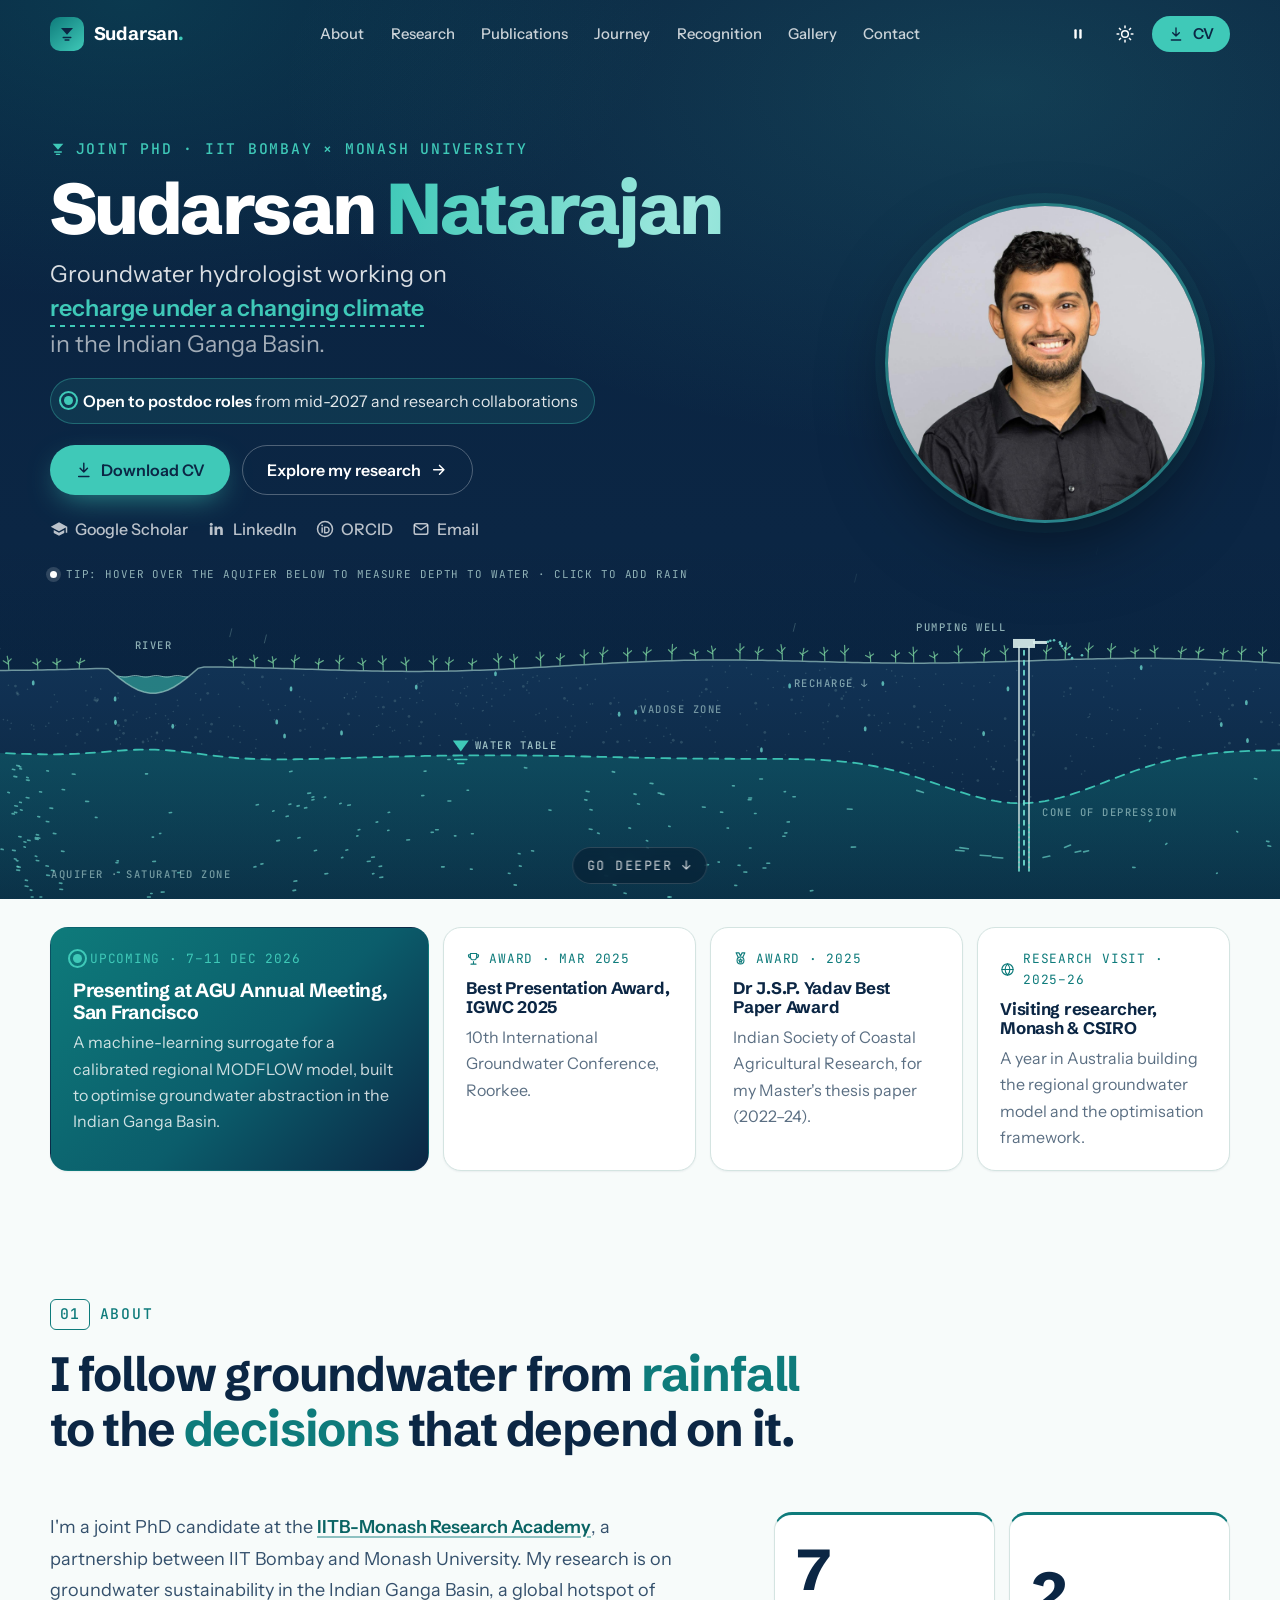
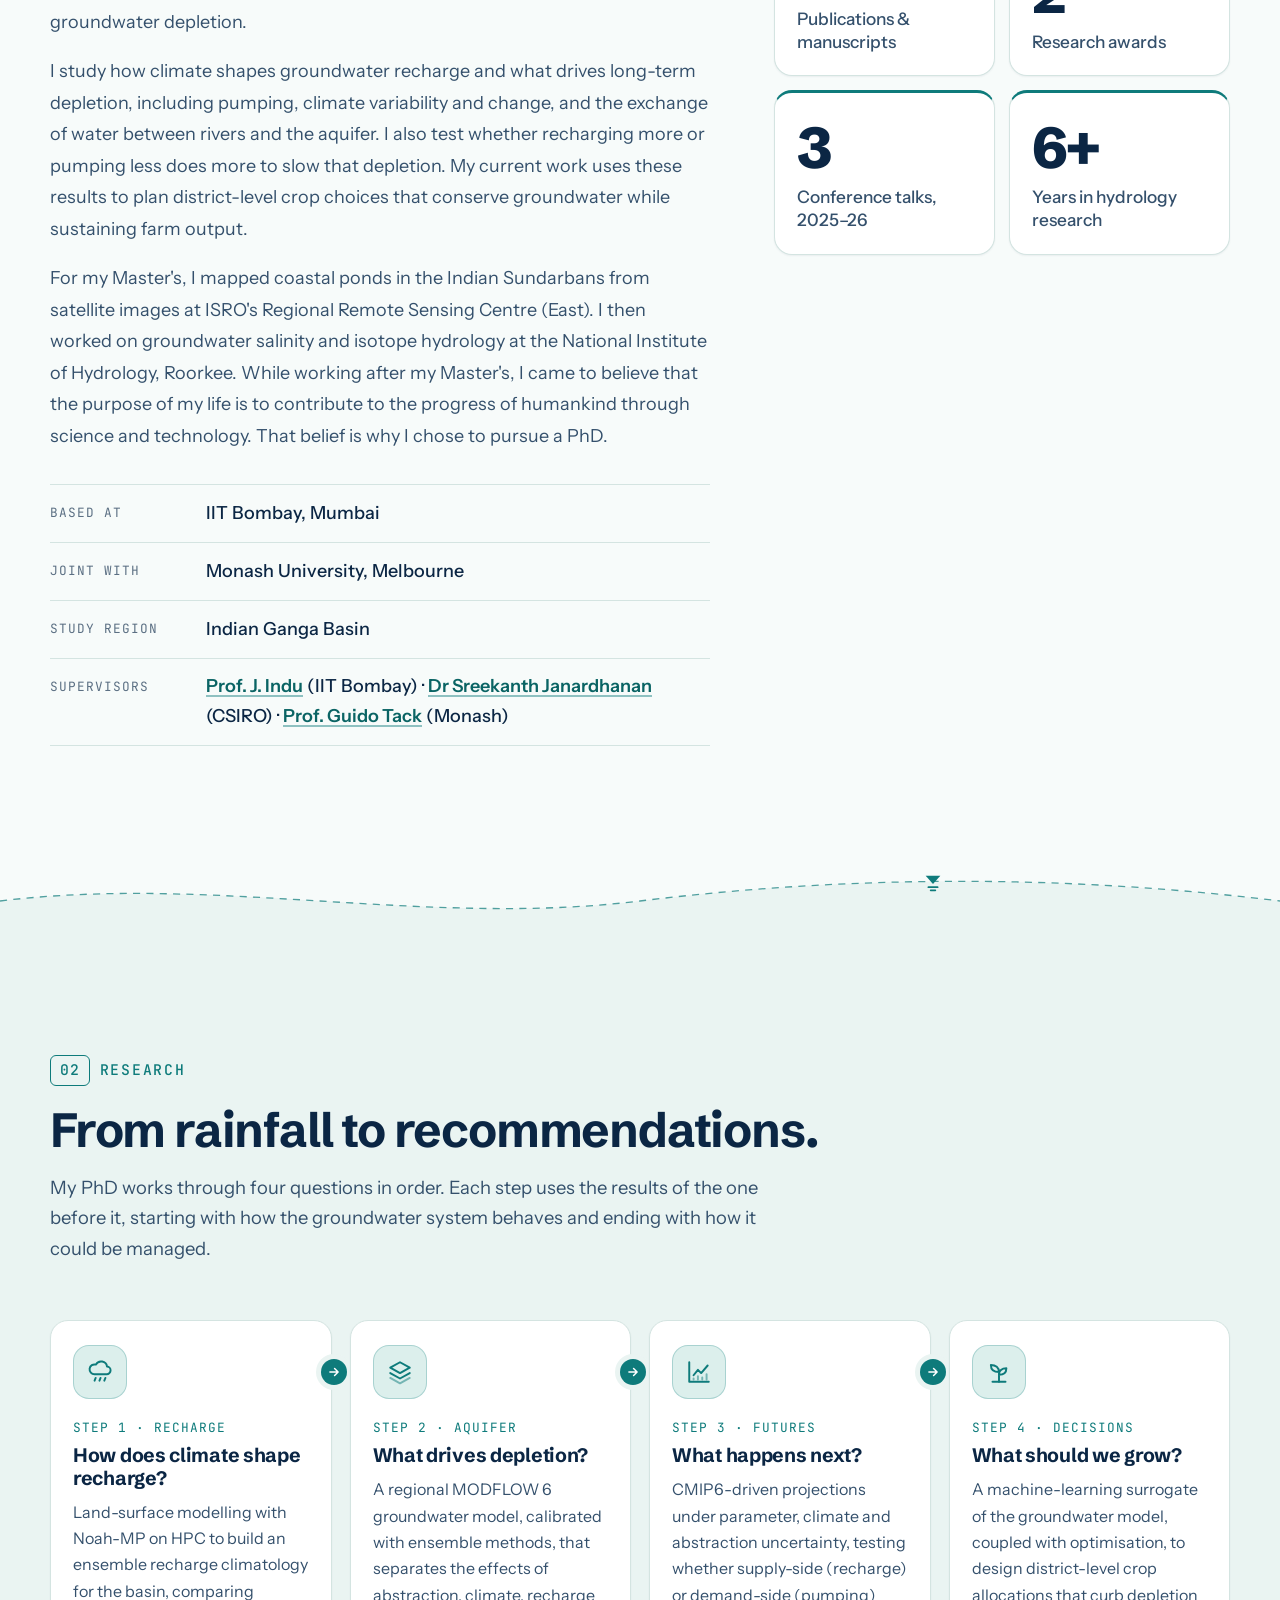
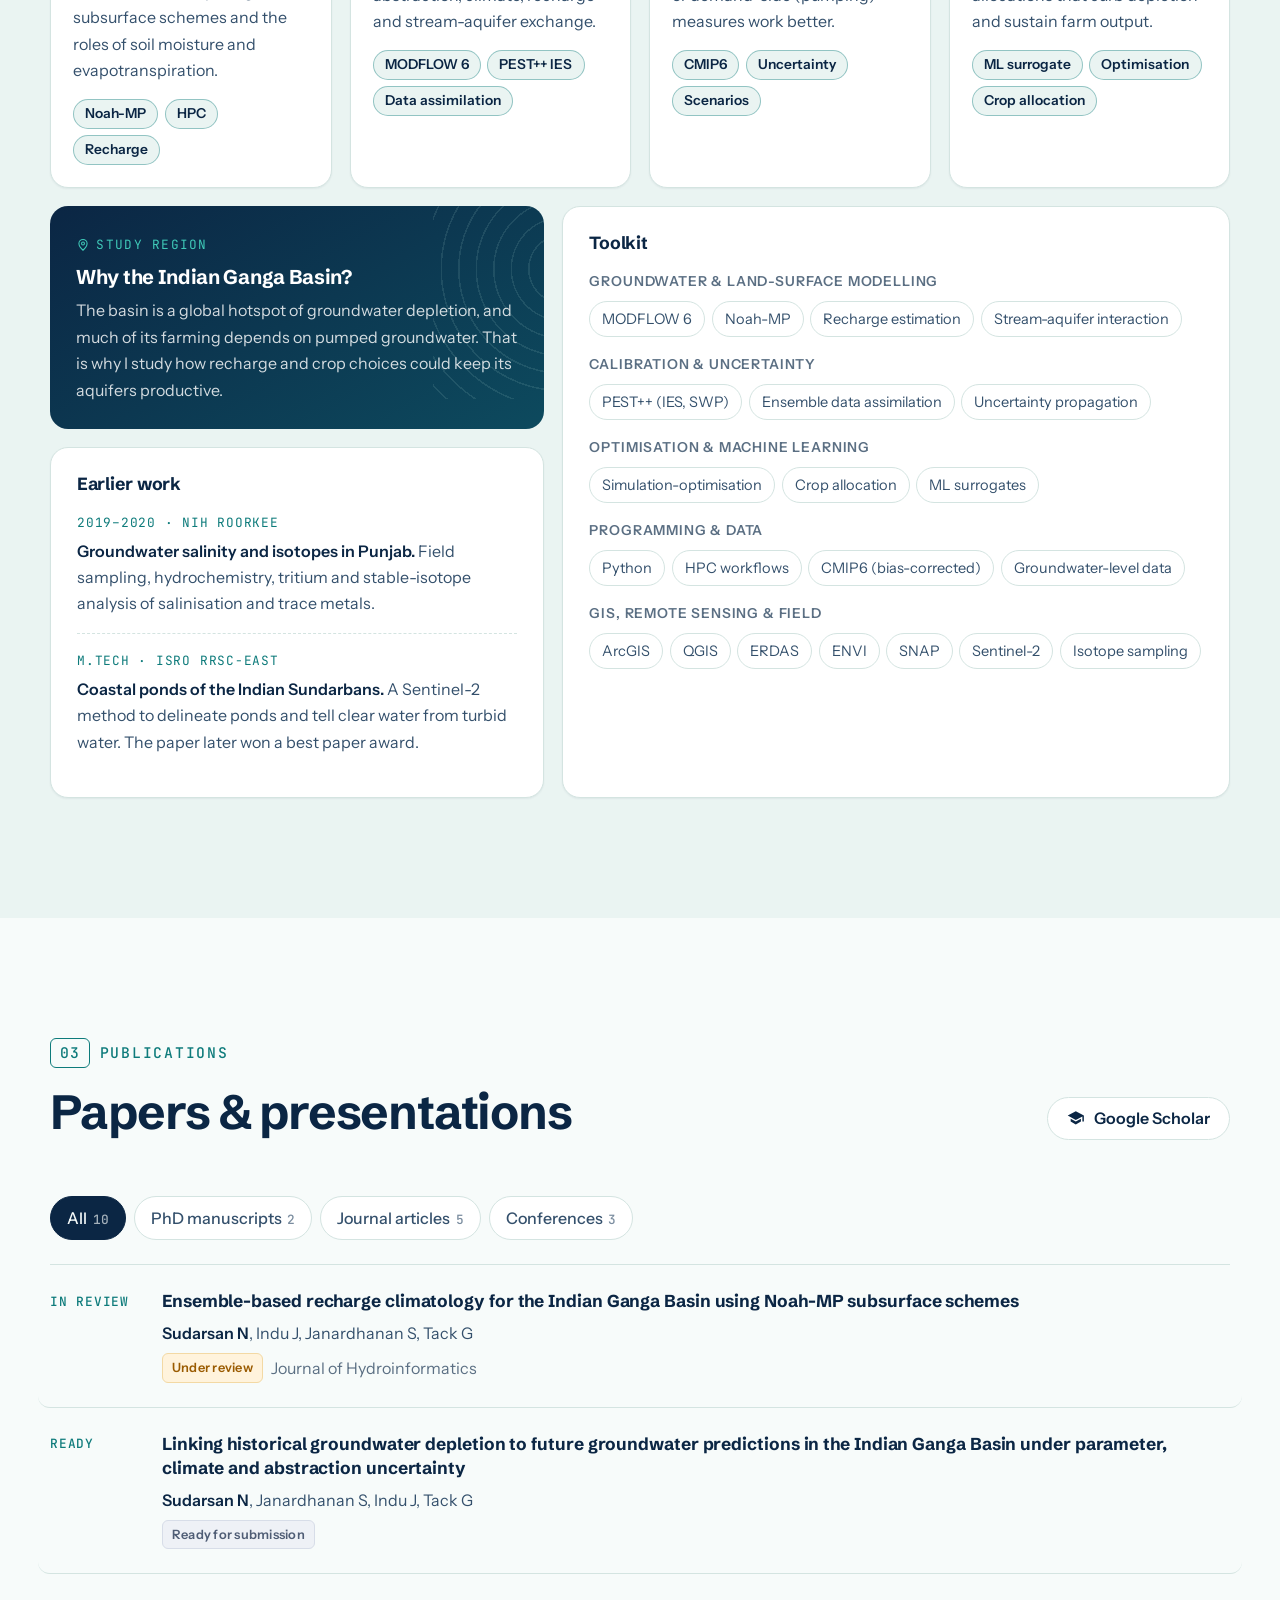
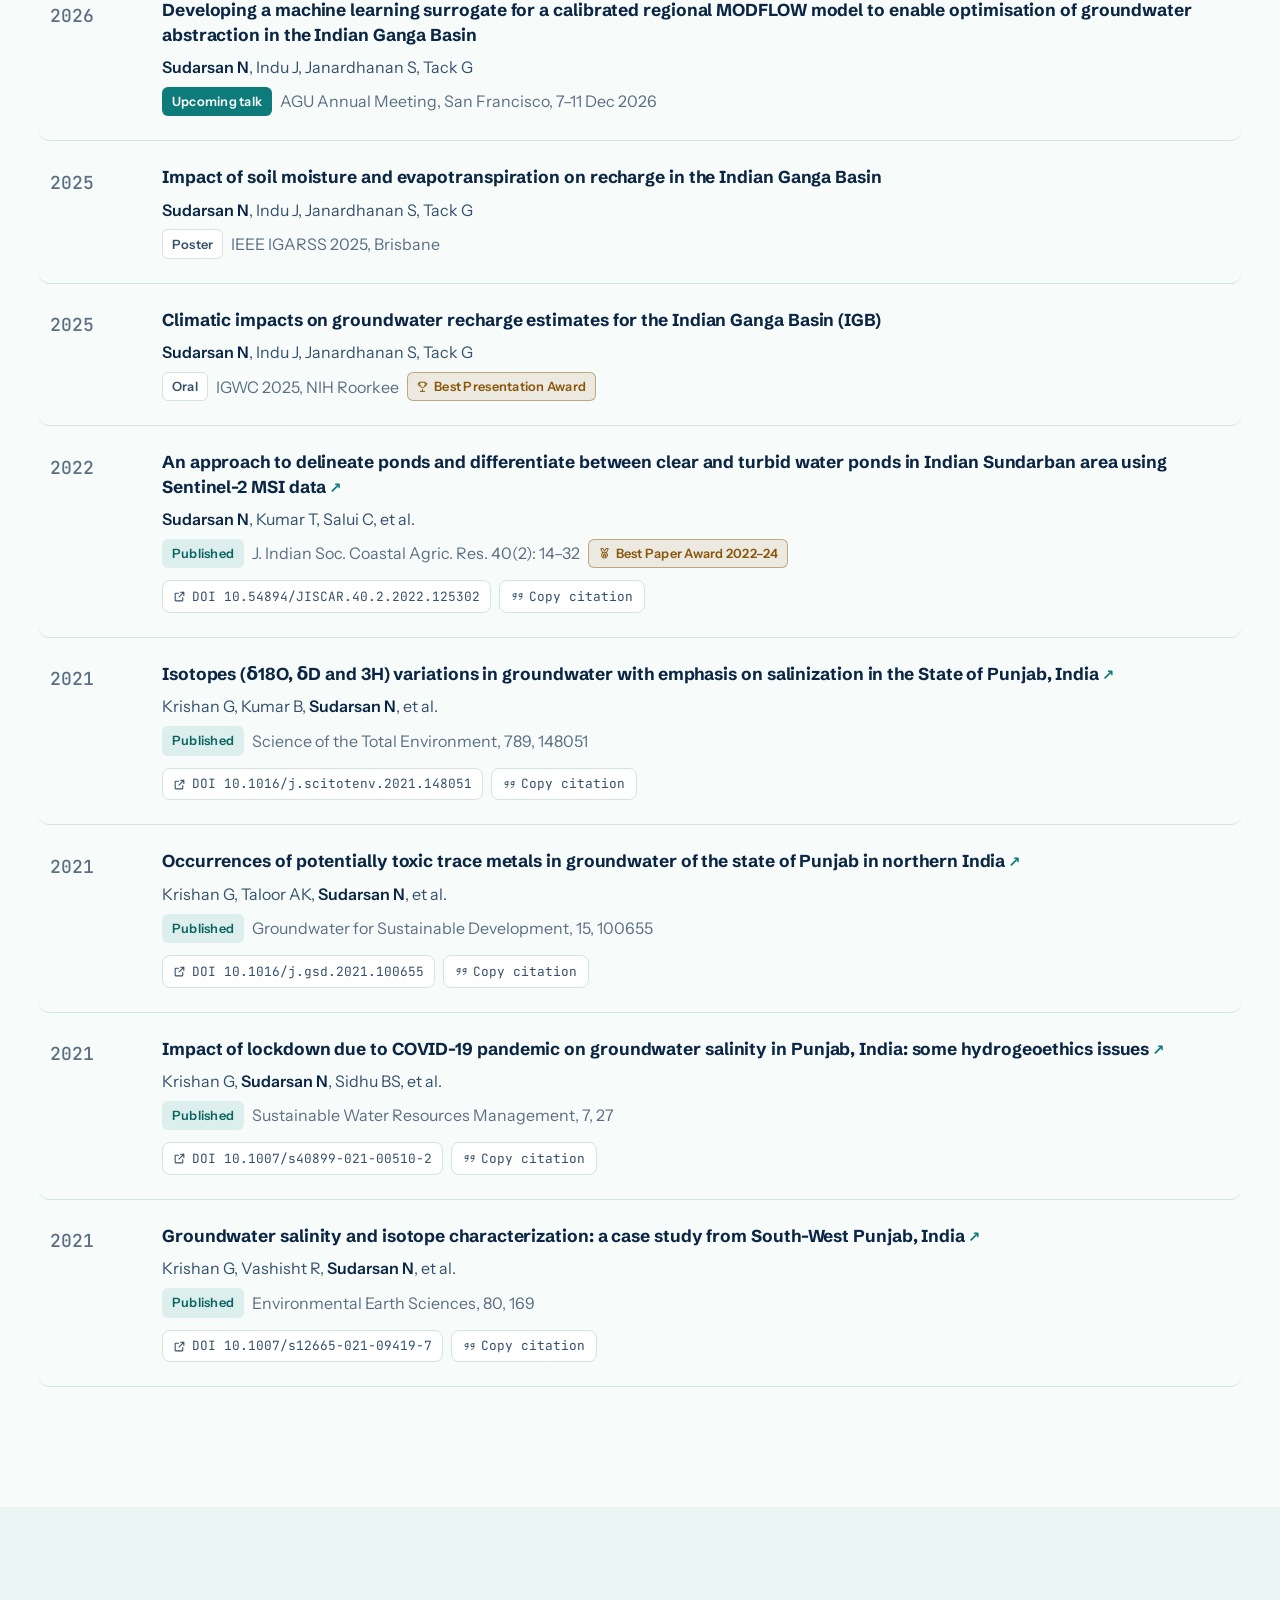
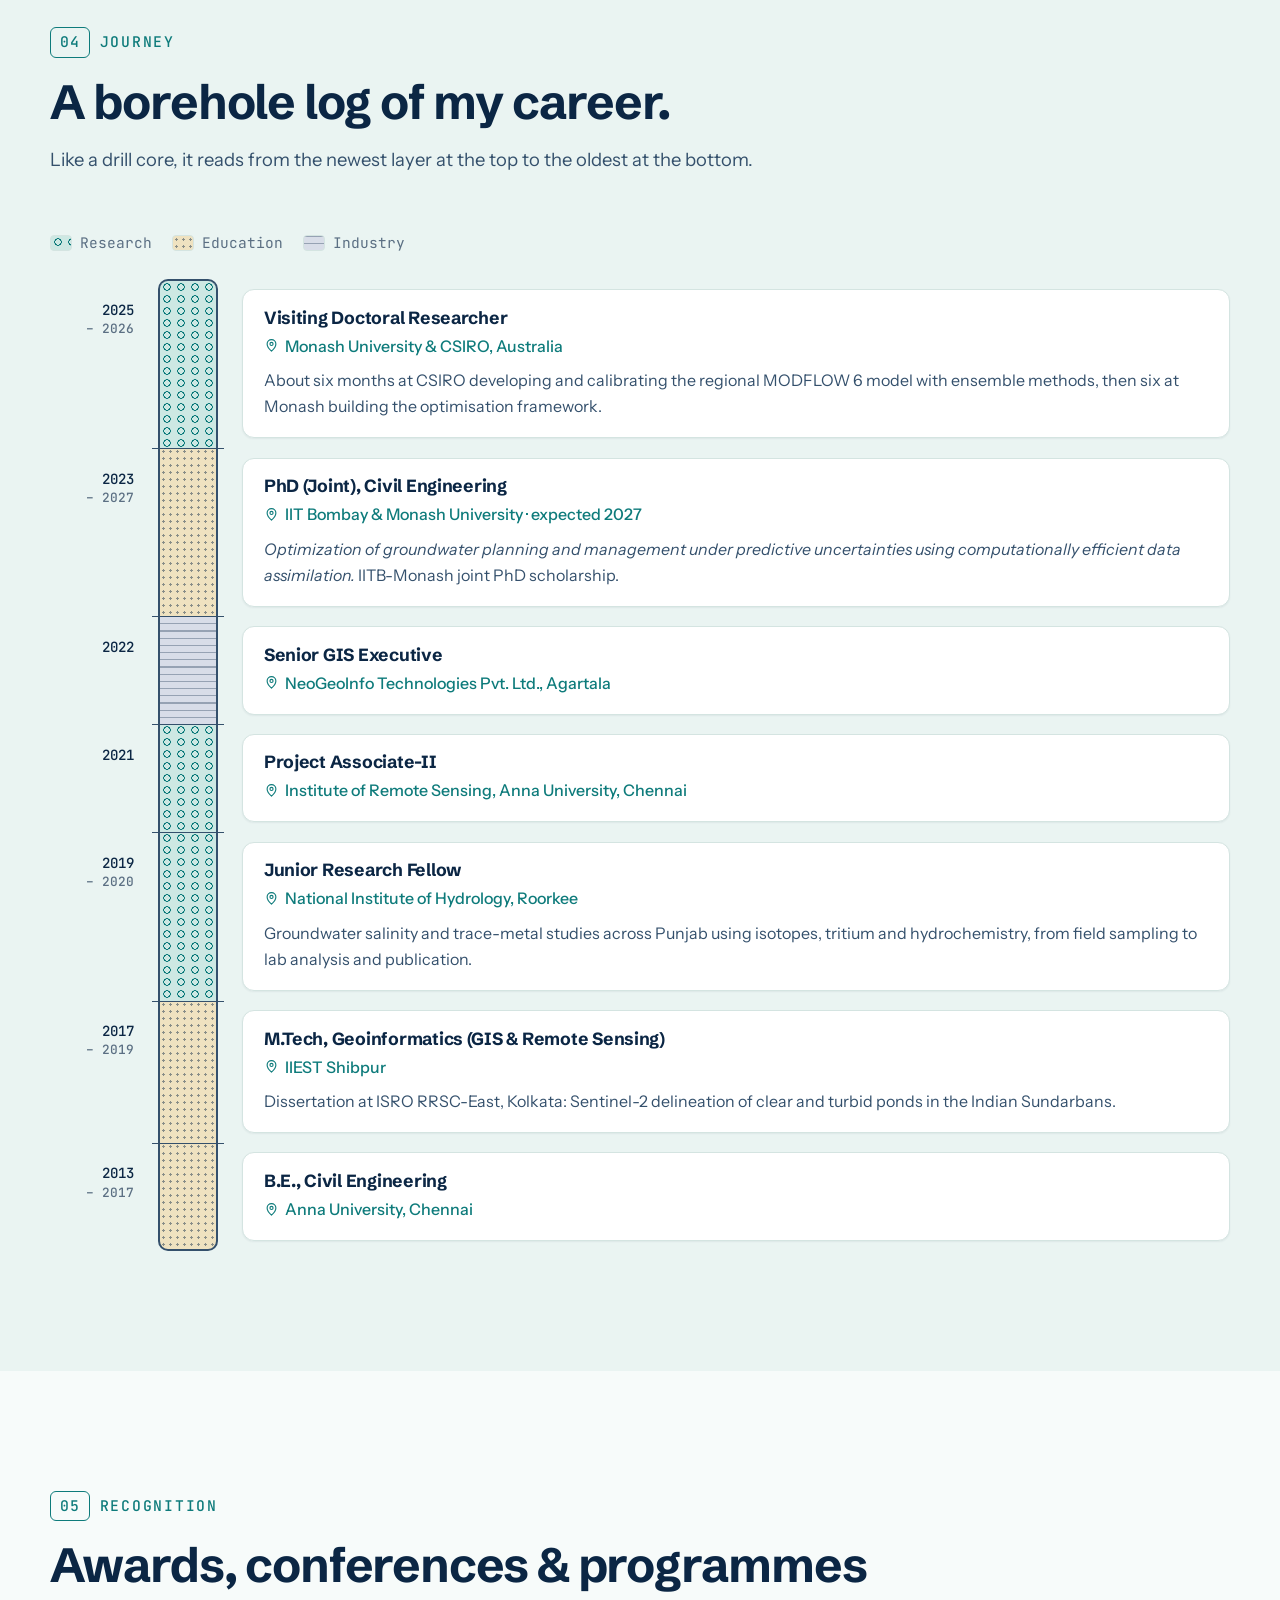
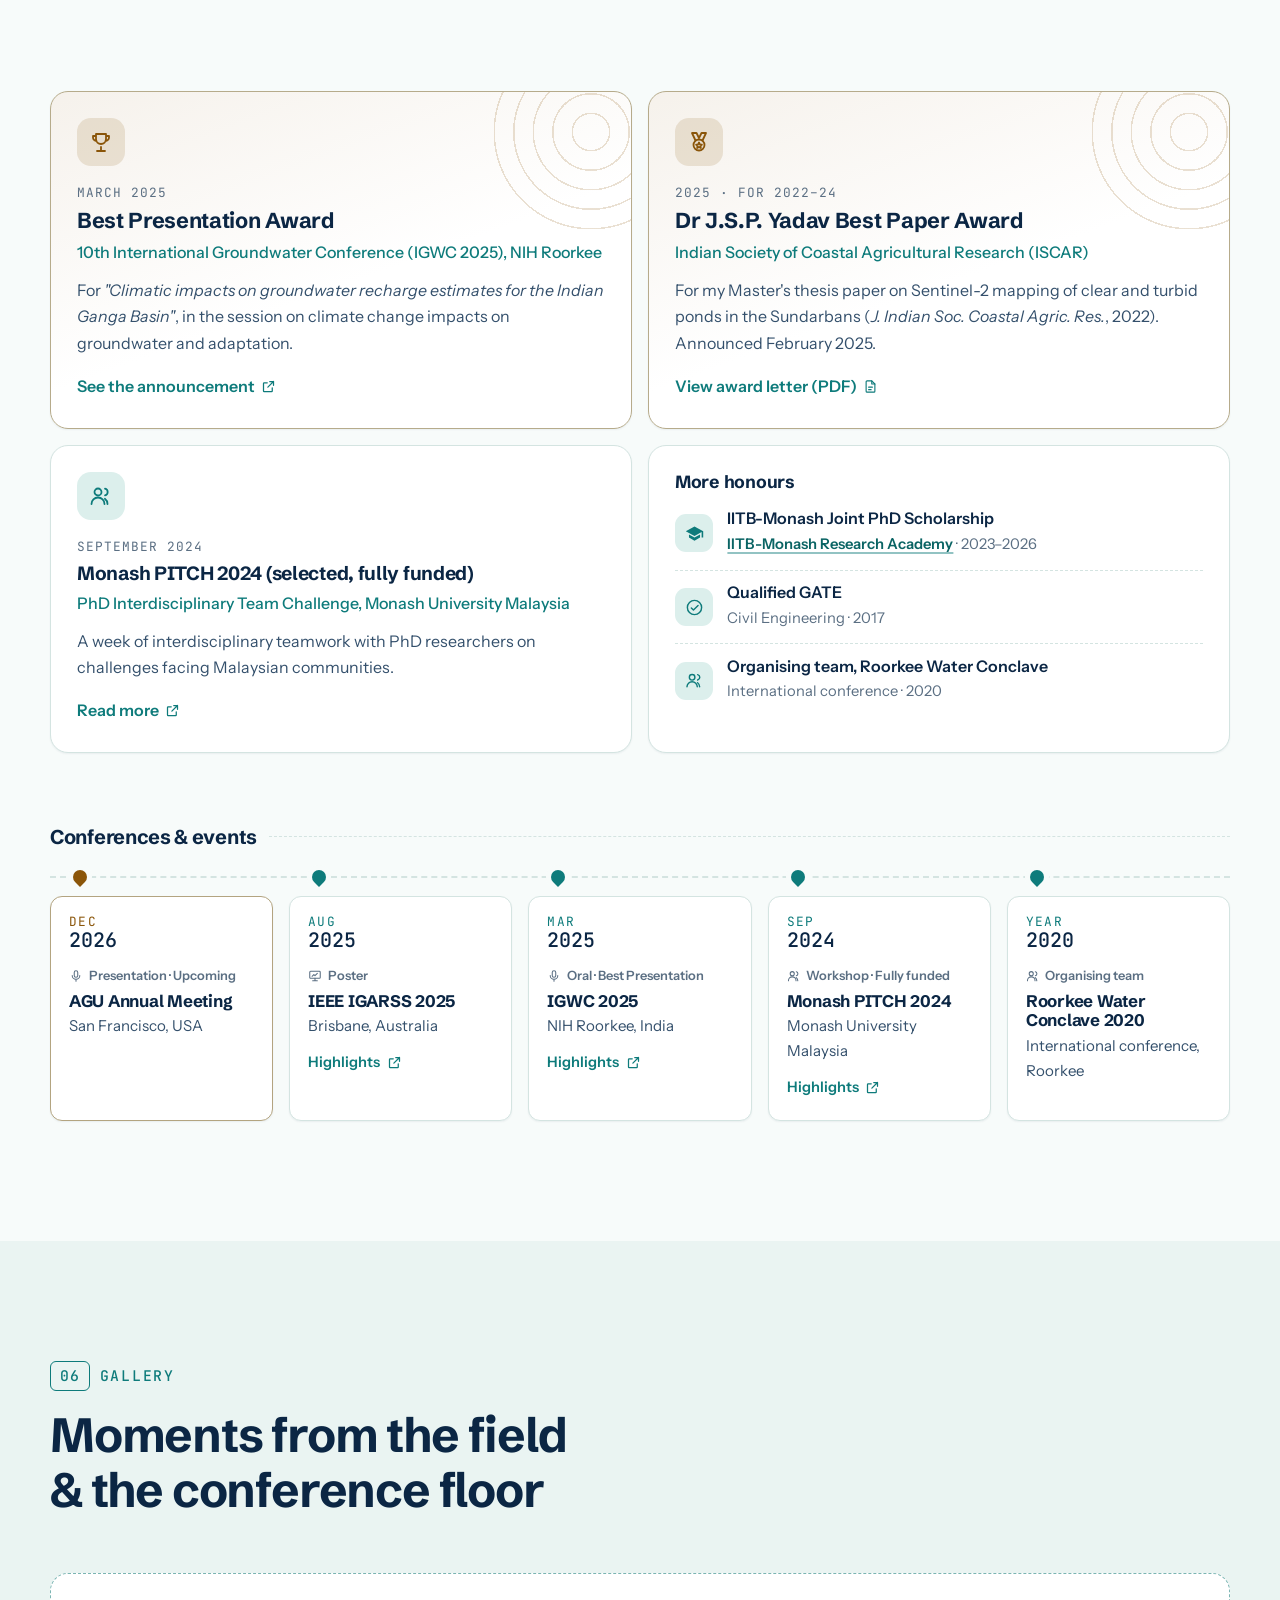
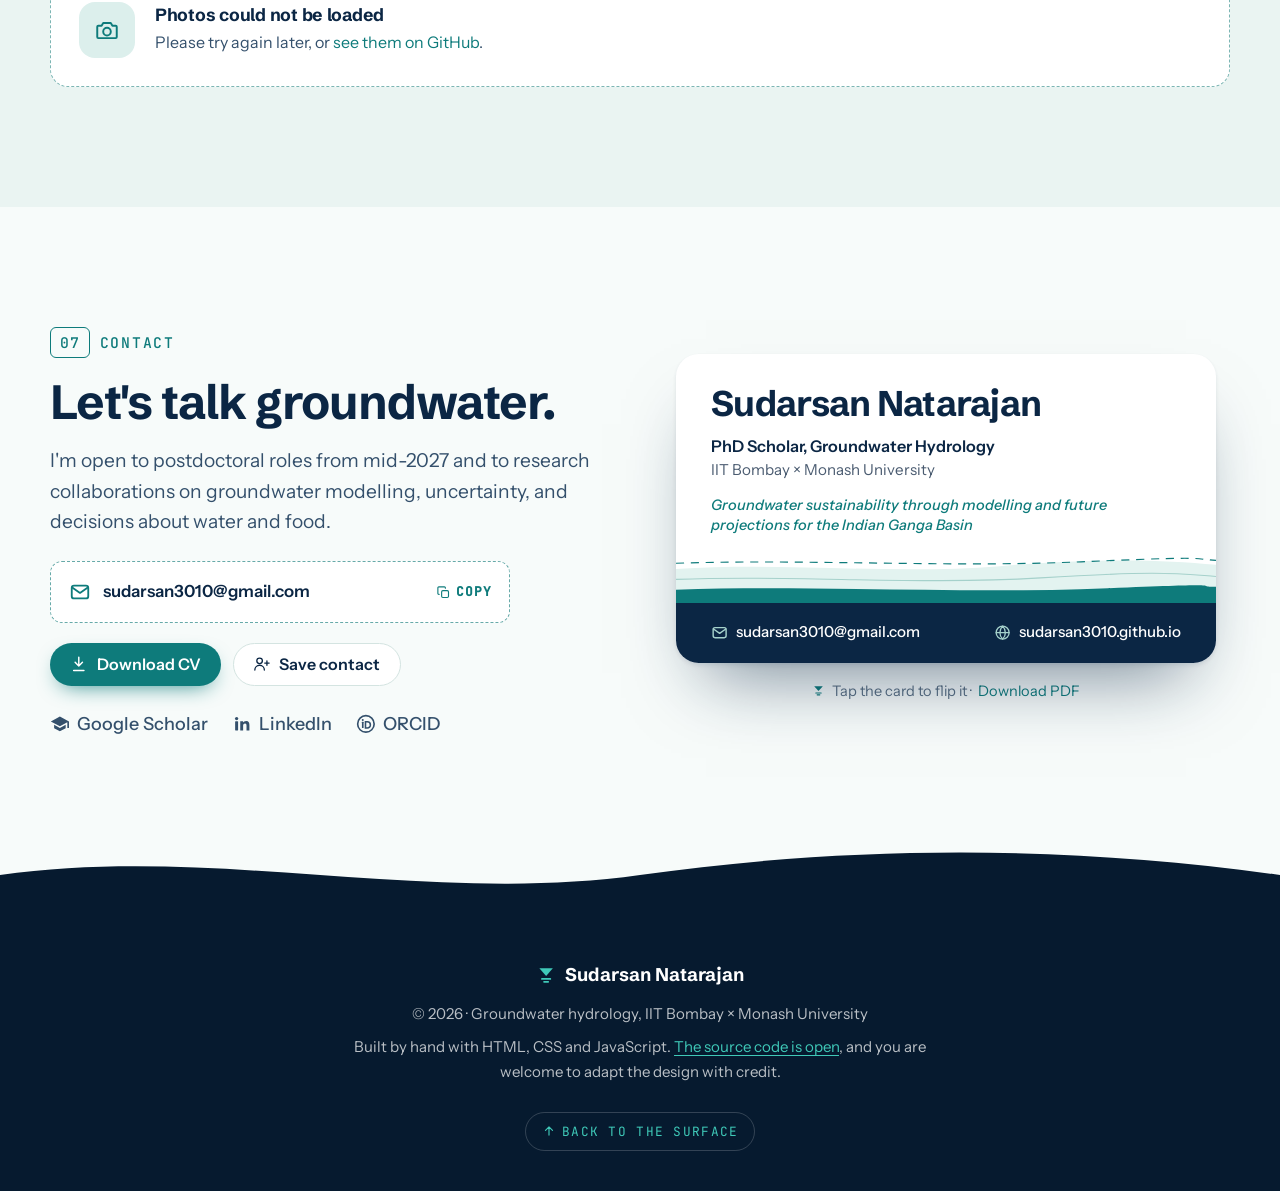
<file: index.html>
<!DOCTYPE html>
<html lang="en" data-theme="light">
<head>
  <meta charset="UTF-8">
  <meta name="viewport" content="width=device-width, initial-scale=1.0">

  <!-- ============================================================
       Sudarsan Natarajan: personal research website
       Plain HTML + CSS + JS, hosted on GitHub Pages. No build step.
       To edit content: search for the section comments below.
       To add gallery photos: upload them to images/gallery/<event-folder>/ (they appear automatically)
       ============================================================ -->

  <title>Sudarsan Natarajan · Groundwater Hydrology</title>
  <meta name="description" content="Sudarsan Natarajan is a joint PhD candidate in groundwater hydrology at IIT Bombay and Monash University, modelling groundwater recharge, depletion and crop choices for the Indian Ganga Basin.">
  <meta name="author" content="Sudarsan Natarajan">
  <meta name="theme-color" content="#0b2644">
  <link rel="canonical" href="https://sudarsan3010.github.io/">

  <!-- Social share preview (LinkedIn, WhatsApp, X) -->
  <meta property="og:type" content="profile">
  <meta property="og:title" content="Sudarsan Natarajan · Groundwater Hydrology">
  <meta property="og:description" content="Joint PhD candidate (IIT Bombay × Monash University) modelling groundwater sustainability in the Indian Ganga Basin.">
  <meta property="og:url" content="https://sudarsan3010.github.io/">
  <meta property="og:image" content="https://sudarsan3010.github.io/assets/img/og-image.png">
  <meta name="twitter:card" content="summary_large_image">

  <link rel="icon" href="assets/img/favicon.svg" type="image/svg+xml">

  <link rel="preload" href="assets/fonts/schibsted-grotesk-latin-800-normal.woff2" as="font" type="font/woff2" crossorigin>
  <link rel="preload" href="assets/fonts/instrument-sans-latin-400-normal.woff2" as="font" type="font/woff2" crossorigin>

  <link rel="stylesheet" href="assets/css/style.css">

  <!-- Apply saved / system theme before paint (avoids a flash) -->
  <script>
    (function () {
      document.documentElement.classList.add('js');
      var t = null;
      try { t = localStorage.getItem('theme'); } catch (e) {}
      if (!t) t = window.matchMedia && matchMedia('(prefers-color-scheme: dark)').matches ? 'dark' : 'light';
      document.documentElement.setAttribute('data-theme', t);
    })();
  </script>

  <!-- Structured data: helps Google show a proper profile result -->
  <script type="application/ld+json">
  {
    "@context": "https://schema.org",
    "@type": "Person",
    "name": "Sudarsan Natarajan",
    "jobTitle": "Joint PhD Candidate, Groundwater Hydrology",
    "affiliation": [
      {"@type": "CollegeOrUniversity", "name": "Indian Institute of Technology Bombay"},
      {"@type": "CollegeOrUniversity", "name": "Monash University"}
    ],
    "url": "https://sudarsan3010.github.io/",
    "email": "mailto:sudarsan3010@gmail.com",
    "sameAs": [
      "https://www.linkedin.com/in/sudarsan-n-611792b7/",
      "https://scholar.google.com/citations?user=bpT0AjIAAAAJ",
      "https://orcid.org/0000-0001-5849-0856"
    ],
    "knowsAbout": ["Groundwater hydrology", "MODFLOW 6", "Noah-MP", "PEST++", "Groundwater recharge", "Simulation-optimisation", "Indian Ganga Basin"]
  }
  </script>
</head>

<body>
  <a class="skip-link" href="#main">Skip to content</a>

  <!-- ========== ICON SPRITE (reused with <use href="#i-name">) ========== -->
  <svg width="0" height="0" style="position:absolute" aria-hidden="true">
    <defs>
      <symbol id="i-wt" viewBox="0 0 24 24"><path d="M4 4h16l-8 9z" fill="currentColor"/><path d="M7 16.5h10M9.5 20h5" stroke="currentColor" stroke-width="2" stroke-linecap="round"/></symbol>
      <symbol id="i-download" viewBox="0 0 24 24" fill="none" stroke="currentColor" stroke-width="2" stroke-linecap="round" stroke-linejoin="round"><path d="M12 3v12M7 10l5 5 5-5M5 21h14"/></symbol>
      <symbol id="i-scholar" viewBox="0 0 24 24"><path fill="currentColor" d="M5 13.18v4L12 21l7-3.82v-4L12 17l-7-3.82zM12 3 1 9l11 6 9-4.91V17h2V9L12 3z"/></symbol>
      <symbol id="i-linkedin" viewBox="0 0 24 24"><g fill="currentColor"><circle cx="5.6" cy="5.6" r="2"/><rect x="3.8" y="8.8" width="3.6" height="11.2" rx=".6"/><path d="M10 8.8h3.4v1.6c.6-1 1.9-1.9 3.8-1.9 3.2 0 3.9 2.1 3.9 4.9V20h-3.5v-5.8c0-1.4-.2-2.6-1.8-2.6-1.7 0-2.3 1.2-2.3 2.6V20H10z"/></g></symbol>
      <symbol id="i-orcid" viewBox="0 0 24 24"><circle cx="12" cy="12" r="10" fill="none" stroke="currentColor" stroke-width="2"/><g fill="currentColor"><circle cx="8.2" cy="7.3" r="1.2"/><rect x="7.2" y="9.5" width="2" height="7.5" rx=".4"/></g><path d="M11.5 9.5h2.2a3.75 3.75 0 0 1 0 7.5h-2.2z" fill="none" stroke="currentColor" stroke-width="1.9"/></symbol>
      <symbol id="i-mail" viewBox="0 0 24 24" fill="none" stroke="currentColor" stroke-width="2" stroke-linecap="round" stroke-linejoin="round"><rect x="3" y="5" width="18" height="14" rx="2.5"/><path d="m3.5 7 8.5 6 8.5-6"/></symbol>
      <symbol id="i-arrow-right" viewBox="0 0 24 24" fill="none" stroke="currentColor" stroke-width="2" stroke-linecap="round" stroke-linejoin="round"><path d="M5 12h14M13 6l6 6-6 6"/></symbol>
      <symbol id="i-arrow-down" viewBox="0 0 24 24" fill="none" stroke="currentColor" stroke-width="2" stroke-linecap="round" stroke-linejoin="round"><path d="M12 5v14M6 13l6 6 6-6"/></symbol>
      <symbol id="i-arrow-up" viewBox="0 0 24 24" fill="none" stroke="currentColor" stroke-width="2" stroke-linecap="round" stroke-linejoin="round"><path d="M12 19V5M6 11l6-6 6 6"/></symbol>
      <symbol id="i-external" viewBox="0 0 24 24" fill="none" stroke="currentColor" stroke-width="2" stroke-linecap="round" stroke-linejoin="round"><path d="M14 4h6v6M20 4l-9 9M18 14v5a1 1 0 0 1-1 1H5a1 1 0 0 1-1-1V7a1 1 0 0 1 1-1h5"/></symbol>
      <symbol id="i-trophy" viewBox="0 0 24 24" fill="none" stroke="currentColor" stroke-width="1.8" stroke-linecap="round" stroke-linejoin="round"><path d="M8 21h8M12 17v4M7 4h10v5a5 5 0 0 1-10 0zM17 6h3v1.5a3.5 3.5 0 0 1-3.5 3.5M7 6H4v1.5A3.5 3.5 0 0 0 7.5 11"/></symbol>
      <symbol id="i-medal" viewBox="0 0 24 24" fill="none" stroke="currentColor" stroke-width="1.8" stroke-linecap="round" stroke-linejoin="round"><circle cx="12" cy="15" r="5.5"/><path d="M8.5 10.5 5 3h4.5L12 8l2.5-5H19l-3.5 7.5M12 12.5l.9 1.8 2 .3-1.45 1.4.35 2-1.8-.95-1.8.95.35-2-1.45-1.4 2-.3z"/></symbol>
      <symbol id="i-team" viewBox="0 0 24 24" fill="none" stroke="currentColor" stroke-width="1.8" stroke-linecap="round" stroke-linejoin="round"><circle cx="9" cy="8" r="3.5"/><path d="M2.5 20a6.5 6.5 0 0 1 13 0M16 4.6a3.5 3.5 0 0 1 0 6.8M18.5 20a6.5 6.5 0 0 0-2.6-5.2"/></symbol>
      <symbol id="i-check" viewBox="0 0 24 24" fill="none" stroke="currentColor" stroke-width="1.8" stroke-linecap="round" stroke-linejoin="round"><circle cx="12" cy="12" r="9"/><path d="m8 12.5 2.7 2.7L16.5 9.5"/></symbol>
      <symbol id="i-mic" viewBox="0 0 24 24" fill="none" stroke="currentColor" stroke-width="1.8" stroke-linecap="round" stroke-linejoin="round"><rect x="9" y="3" width="6" height="11" rx="3"/><path d="M5.5 11a6.5 6.5 0 0 0 13 0M12 17.5V21"/></symbol>
      <symbol id="i-poster" viewBox="0 0 24 24" fill="none" stroke="currentColor" stroke-width="1.8" stroke-linecap="round" stroke-linejoin="round"><rect x="3" y="4" width="18" height="12" rx="1.5"/><path d="M12 16v4M8 20h8M7 12.5l3-3 2 2 4-4"/></symbol>
      <symbol id="i-globe" viewBox="0 0 24 24" fill="none" stroke="currentColor" stroke-width="1.8" stroke-linecap="round" stroke-linejoin="round"><circle cx="12" cy="12" r="9"/><path d="M3 12h18M12 3c2.5 2.6 3.8 5.6 3.8 9s-1.3 6.4-3.8 9c-2.5-2.6-3.8-5.6-3.8-9S9.5 5.6 12 3z"/></symbol>
      <symbol id="i-copy" viewBox="0 0 24 24" fill="none" stroke="currentColor" stroke-width="1.8" stroke-linecap="round" stroke-linejoin="round"><rect x="9" y="9" width="11" height="11" rx="2"/><path d="M5 15H4.5A1.5 1.5 0 0 1 3 13.5v-9A1.5 1.5 0 0 1 4.5 3h9A1.5 1.5 0 0 1 15 4.5V5"/></symbol>
      <symbol id="i-file" viewBox="0 0 24 24" fill="none" stroke="currentColor" stroke-width="1.8" stroke-linecap="round" stroke-linejoin="round"><path d="M14 3H6.5A1.5 1.5 0 0 0 5 4.5v15A1.5 1.5 0 0 0 6.5 21h11a1.5 1.5 0 0 0 1.5-1.5V8z"/><path d="M14 3v5h5M9 13h6M9 17h4"/></symbol>
      <symbol id="i-contact" viewBox="0 0 24 24" fill="none" stroke="currentColor" stroke-width="1.8" stroke-linecap="round" stroke-linejoin="round"><circle cx="9" cy="8" r="3.8"/><path d="M2.5 20.5a6.5 6.5 0 0 1 13 0M19 8v6M16 11h6"/></symbol>
      <symbol id="i-pin" viewBox="0 0 24 24" fill="none" stroke="currentColor" stroke-width="1.8" stroke-linecap="round" stroke-linejoin="round"><path d="M12 21s-7-6.2-7-11.5a7 7 0 0 1 14 0C19 14.8 12 21 12 21z"/><circle cx="12" cy="9.5" r="2.5"/></symbol>
      <symbol id="i-pause" viewBox="0 0 24 24"><rect x="6.5" y="5" width="3.6" height="14" rx="1.2" fill="currentColor"/><rect x="13.9" y="5" width="3.6" height="14" rx="1.2" fill="currentColor"/></symbol>
      <symbol id="i-play" viewBox="0 0 24 24"><path d="M8 5.5v13a1 1 0 0 0 1.5.86l10.2-6.5a1 1 0 0 0 0-1.72L9.5 4.64A1 1 0 0 0 8 5.5z" fill="currentColor"/></symbol>
      <symbol id="i-sun" viewBox="0 0 24 24" fill="none" stroke="currentColor" stroke-width="1.8" stroke-linecap="round"><circle cx="12" cy="12" r="4"/><path d="M12 2.5v2M12 19.5v2M2.5 12h2M19.5 12h2M5.3 5.3l1.4 1.4M17.3 17.3l1.4 1.4M5.3 18.7l1.4-1.4M17.3 6.7l1.4-1.4"/></symbol>
      <symbol id="i-moon" viewBox="0 0 24 24" fill="none" stroke="currentColor" stroke-width="1.8" stroke-linecap="round" stroke-linejoin="round"><path d="M20 14.5A8 8 0 0 1 9.5 4a8 8 0 1 0 10.5 10.5z"/></symbol>
      <symbol id="i-menu" viewBox="0 0 24 24" fill="none" stroke="currentColor" stroke-width="2" stroke-linecap="round"><path d="M4 7h16M4 12h16M4 17h10"/></symbol>
      <symbol id="i-close" viewBox="0 0 24 24" fill="none" stroke="currentColor" stroke-width="2" stroke-linecap="round"><path d="M6 6l12 12M18 6 6 18"/></symbol>
      <symbol id="i-chev-left" viewBox="0 0 24 24" fill="none" stroke="currentColor" stroke-width="2" stroke-linecap="round" stroke-linejoin="round"><path d="m15 5-7 7 7 7"/></symbol>
      <symbol id="i-chev-right" viewBox="0 0 24 24" fill="none" stroke="currentColor" stroke-width="2" stroke-linecap="round" stroke-linejoin="round"><path d="m9 5 7 7-7 7"/></symbol>
      <symbol id="i-rain" viewBox="0 0 24 24" fill="none" stroke="currentColor" stroke-width="1.8" stroke-linecap="round" stroke-linejoin="round"><path d="M7 14a4.5 4.5 0 1 1 1.2-8.8A5.5 5.5 0 0 1 18.5 7 3.5 3.5 0 0 1 18 14z"/><path d="M8 17.5 7 20M12.5 17.5l-1 2.5M17 17.5l-1 2.5"/></symbol>
      <symbol id="i-layers" viewBox="0 0 24 24" fill="none" stroke="currentColor" stroke-width="1.8" stroke-linecap="round" stroke-linejoin="round"><path d="m12 3 9 5-9 5-9-5z"/><path d="m3 13 9 5 9-5"/><path d="m3 17.5 9 5 9-5" opacity=".5"/></symbol>
      <symbol id="i-chart" viewBox="0 0 24 24" fill="none" stroke="currentColor" stroke-width="1.8" stroke-linecap="round" stroke-linejoin="round"><path d="M3 3v18h18"/><path d="m7 15 4-5 3 3 6-7"/><path d="M7 19v-1M11 19v-3M15 19v-2M19 19v-5" opacity=".5"/></symbol>
      <symbol id="i-sprout" viewBox="0 0 24 24" fill="none" stroke="currentColor" stroke-width="1.8" stroke-linecap="round" stroke-linejoin="round"><path d="M12 21v-9M12 12c0-4-3-6.5-7.5-6.5C4.5 10 7 12 12 12zM12 14.5c0-3.5 2.6-6 6.8-6 0 4-2.6 6-6.8 6z"/><path d="M6 21h12"/></symbol>
      <symbol id="i-camera" viewBox="0 0 24 24" fill="none" stroke="currentColor" stroke-width="1.8" stroke-linecap="round" stroke-linejoin="round"><path d="M4 8h3l1.5-2.5h7L17 8h3a1 1 0 0 1 1 1v9.5a1 1 0 0 1-1 1H4a1 1 0 0 1-1-1V9a1 1 0 0 1 1-1z"/><circle cx="12" cy="13.5" r="3.5"/></symbol>
      <symbol id="i-quote" viewBox="0 0 24 24" fill="none" stroke="currentColor" stroke-width="1.8" stroke-linecap="round" stroke-linejoin="round"><path d="M9 7H5.5A1.5 1.5 0 0 0 4 8.5V12h5V7zM9 12c0 3-1.5 5-4 5.5M20 7h-3.5A1.5 1.5 0 0 0 15 8.5V12h5V7zM20 12c0 3-1.5 5-4 5.5"/></symbol>
    </defs>
  </svg>

  <!-- ========== NAVIGATION ========== -->
  <header class="nav" id="nav">
    <div class="nav__inner container">
      <a class="brand" href="#top" aria-label="Sudarsan Natarajan, back to top">
        <span class="brand__mark"><svg><use href="#i-wt"/></svg></span>
        <span class="brand__name">Sudarsan<span class="brand__dot">.</span></span>
      </a>

      <nav class="nav__links" aria-label="Primary">
        <a href="#about">About</a>
        <a href="#research">Research</a>
        <a href="#publications">Publications</a>
        <a href="#journey">Journey</a>
        <a href="#recognition">Recognition</a>
        <a href="#gallery">Gallery</a>
        <a href="#contact">Contact</a>
      </nav>

      <div class="nav__actions">
        <button class="icon-btn motion-toggle" type="button" aria-pressed="false" aria-label="Pause animations" title="Pause animations">
          <svg class="ico-pause"><use href="#i-pause"/></svg>
          <svg class="ico-play"><use href="#i-play"/></svg>
        </button>
        <button class="icon-btn theme-toggle" type="button" aria-label="Toggle dark mode" title="Toggle dark / light">
          <svg class="ico-sun"><use href="#i-sun"/></svg>
          <svg class="ico-moon"><use href="#i-moon"/></svg>
        </button>
        <a class="btn btn--sm btn--primary nav__cv" href="Sudarsan_Natarajan_CV.pdf" download>
          <svg><use href="#i-download"/></svg><span>CV</span>
        </a>
        <button class="icon-btn nav__burger" type="button" aria-label="Open menu" aria-expanded="false" aria-controls="mobile-menu">
          <svg><use href="#i-menu"/></svg>
        </button>
      </div>
    </div>
  </header>

  <!-- Mobile menu (full-screen) -->
  <div class="mobile-menu" id="mobile-menu" hidden>
    <nav aria-label="Mobile">
      <a href="#about"><span>01</span>About</a>
      <a href="#research"><span>02</span>Research</a>
      <a href="#publications"><span>03</span>Publications</a>
      <a href="#journey"><span>04</span>Journey</a>
      <a href="#recognition"><span>05</span>Recognition</a>
      <a href="#gallery"><span>06</span>Gallery</a>
      <a href="#contact"><span>07</span>Contact</a>
    </nav>
    <div class="mobile-menu__social">
      <a href="https://scholar.google.com/citations?user=bpT0AjIAAAAJ&amp;hl=en" target="_blank" rel="noopener" aria-label="Google Scholar"><svg><use href="#i-scholar"/></svg></a>
      <a href="https://www.linkedin.com/in/sudarsan-n-611792b7/" target="_blank" rel="noopener" aria-label="LinkedIn"><svg><use href="#i-linkedin"/></svg></a>
      <a href="https://orcid.org/0000-0001-5849-0856" target="_blank" rel="noopener" aria-label="ORCID"><svg><use href="#i-orcid"/></svg></a>
      <a href="mailto:sudarsan3010@gmail.com" aria-label="Email"><svg><use href="#i-mail"/></svg></a>
    </div>
  </div>

  <!-- Depth gauge: a piezometer-style scroll indicator (desktop only) -->
  <aside class="gauge" aria-hidden="true">
    <div class="gauge__tube"><div class="gauge__water"></div></div>
    <div class="gauge__marker"><svg><use href="#i-wt"/></svg><span class="gauge__depth">0 m</span></div>
    <div class="gauge__label">m bgl</div>
  </aside>

  <main id="main">

    <!-- ========== HERO ========== -->
    <section class="hero" id="top" data-depth="0" data-stratum="Land surface">
      <canvas class="hero__canvas" aria-hidden="true"></canvas>
      <div class="hero__glow" aria-hidden="true"></div>

      <div class="container hero__inner">
        <div class="hero__text">
          <p class="eyebrow eyebrow--light"><svg><use href="#i-wt"/></svg> Joint PhD · IIT Bombay × Monash University</p>

          <h1 class="hero__name">Sudarsan <span>Natarajan</span></h1>

          <p class="hero__role">
            <span class="sr-only">Groundwater hydrologist working on recharge, regional aquifer modelling, future groundwater and crop choices that conserve groundwater in the Indian Ganga Basin.</span>
            <span aria-hidden="true">Groundwater hydrologist working on
            <span class="rotator"><span class="rotator__word">recharge under a changing climate</span></span>
            <span class="hero__region">in the Indian Ganga Basin.</span></span>
          </p>

          <div class="status">
            <span class="status__dot" aria-hidden="true"></span>
            <span><strong>Open to postdoc roles</strong> from mid-2027 and research collaborations</span>
          </div>

          <div class="hero__cta">
            <a class="btn btn--primary btn--lg" href="Sudarsan_Natarajan_CV.pdf" download>
              <svg><use href="#i-download"/></svg> Download CV
            </a>
            <a class="btn btn--ghost btn--lg" href="#research">
              Explore my research <svg><use href="#i-arrow-right"/></svg>
            </a>
          </div>

          <ul class="hero__social" aria-label="Profiles">
            <li><a href="https://scholar.google.com/citations?user=bpT0AjIAAAAJ&amp;hl=en" target="_blank" rel="noopener"><svg><use href="#i-scholar"/></svg><span>Google Scholar</span></a></li>
            <li><a href="https://www.linkedin.com/in/sudarsan-n-611792b7/" target="_blank" rel="noopener"><svg><use href="#i-linkedin"/></svg><span>LinkedIn</span></a></li>
            <li><a href="https://orcid.org/0000-0001-5849-0856" target="_blank" rel="noopener"><svg><use href="#i-orcid"/></svg><span>ORCID</span></a></li>
            <li><a href="mailto:sudarsan3010@gmail.com"><svg><use href="#i-mail"/></svg><span>Email</span></a></li>
          </ul>
          <p class="hero__hint" aria-hidden="true"><span class="hero__hint-dot"></span> Tip: hover over the aquifer below to measure depth to water · click to add rain</p>
        </div>

        <!-- Portrait: add your photo at images/profile.jpg. Until then a monogram "well" is shown. -->
        <div class="hero__portrait" aria-hidden="false">
          <div class="ripples" aria-hidden="true"><span></span><span></span><span></span><span></span></div>
          <div class="portrait">
            <img src="images/profile.jpg" alt="Portrait of Sudarsan Natarajan" width="320" height="320" onerror="this.remove()">
            <div class="portrait__fallback" aria-hidden="true">
              <span class="portrait__initials">SN</span>
              <svg class="portrait__wave" viewBox="0 0 200 40" preserveAspectRatio="none"><path d="M0 20 Q 25 8 50 20 T 100 20 T 150 20 T 200 20 V40 H0z"/></svg>
            </div>
          </div>
        </div>
      </div>

      <a class="hero__scroll" href="#now" aria-label="Scroll to latest updates">
        <span>Go deeper</span><svg><use href="#i-arrow-down"/></svg>
      </a>
    </section>

    <!-- ========== NOW / LATEST ========== -->
    <section class="now" id="now" aria-labelledby="now-title">
      <h2 class="sr-only" id="now-title">Latest updates</h2>
      <div class="container">
        <div class="now__grid">
          <!-- data-until: after this date the tag/heading switch to the data-after text automatically -->
          <article class="now-card now-card--feature reveal">
            <p class="now-card__tag"><span class="pulse"></span> <span data-until="2026-12-12" data-after="Presented · Dec 2026">Upcoming · 7–11 Dec 2026</span></p>
            <h3 data-until="2026-12-12" data-after="Presented at AGU Annual Meeting, San Francisco">Presenting at AGU Annual Meeting, San Francisco</h3>
            <p>A machine-learning surrogate for a calibrated regional MODFLOW model, built to optimise groundwater abstraction in the Indian Ganga Basin.</p>
          </article>
          <article class="now-card reveal">
            <p class="now-card__tag"><svg><use href="#i-trophy"/></svg> Award · Mar 2025</p>
            <h3>Best Presentation Award, IGWC 2025</h3>
            <p>10th International Groundwater Conference, Roorkee.</p>
          </article>
          <article class="now-card reveal">
            <p class="now-card__tag"><svg><use href="#i-medal"/></svg> Award · 2025</p>
            <h3>Dr J.S.P. Yadav Best Paper Award</h3>
            <p>Indian Society of Coastal Agricultural Research, for my Master's thesis paper (2022–24).</p>
          </article>
          <article class="now-card reveal">
            <p class="now-card__tag"><svg><use href="#i-globe"/></svg> Research visit · 2025–26</p>
            <h3>Visiting researcher, Monash &amp; CSIRO</h3>
            <p>A year in Australia building the regional groundwater model and the optimisation framework.</p>
          </article>
        </div>
      </div>
    </section>

    <!-- ========== 01 ABOUT ========== -->
    <section class="section" id="about" data-depth="5" data-stratum="Topsoil">
      <div class="container">
        <header class="section__head reveal">
          <p class="eyebrow"><span class="eyebrow__num">01</span> About</p>
          <h2 class="section__title">I follow groundwater from <em>rainfall</em> to the <em>decisions</em> that depend on it.</h2>
        </header>

        <div class="about">
          <div class="about__text reveal">
            <p>I'm a joint PhD candidate at the <a href="https://iitbmonash.org/" target="_blank" rel="noopener">IITB-Monash Research Academy</a>, a partnership between IIT Bombay and Monash University. My research is on groundwater sustainability in the Indian Ganga Basin, a global hotspot of groundwater depletion.</p>
            <p>I study how climate shapes groundwater recharge and what drives long-term depletion, including pumping, climate variability and change, and the exchange of water between rivers and the aquifer. I also test whether recharging more or pumping less does more to slow that depletion. My current work uses these results to plan district-level crop choices that conserve groundwater while sustaining farm output.</p>
            <p>For my Master's, I mapped coastal ponds in the Indian Sundarbans from satellite images at ISRO's Regional Remote Sensing Centre (East). I then worked on groundwater salinity and isotope hydrology at the National Institute of Hydrology, Roorkee. While working after my Master's, I came to believe that the purpose of my life is to contribute to the progress of humankind through science and technology. That belief is why I chose to pursue a PhD.</p>

            <dl class="facts">
              <div><dt>Based at</dt><dd>IIT Bombay, Mumbai</dd></div>
              <div><dt>Joint with</dt><dd>Monash University, Melbourne</dd></div>
              <div><dt>Study region</dt><dd>Indian Ganga Basin</dd></div>
              <div><dt>Supervisors</dt><dd><a href="https://www.civil.iitb.ac.in/faculty/details/indu-j" target="_blank" rel="noopener">Prof. J. Indu</a> (IIT Bombay) · <a href="https://people.csiro.au/J/S/Sreekanth-Janardhanan" target="_blank" rel="noopener">Dr Sreekanth Janardhanan</a> (CSIRO) · <a href="https://research.monash.edu/en/persons/guido-tack/" target="_blank" rel="noopener">Prof. Guido Tack</a> (Monash)</dd></div>
            </dl>
          </div>

          <div class="stats reveal" role="list">
            <div class="stat" role="listitem"><span class="stat__num" data-count="7">0</span><span class="stat__label">Publications &amp; manuscripts</span></div>
            <div class="stat" role="listitem"><span class="stat__num" data-count="2">0</span><span class="stat__label">Research awards</span></div>
            <div class="stat" role="listitem"><span class="stat__num" data-count="3">0</span><span class="stat__label">Conference talks, 2025–26</span></div>
            <div class="stat" role="listitem"><span class="stat__num" data-count="6" data-suffix="+">0</span><span class="stat__label">Years in hydrology research</span></div>
          </div>
        </div>
      </div>
    </section>

    <div class="divider" aria-hidden="true">
      <svg viewBox="0 0 1440 80" preserveAspectRatio="none"><path class="divider__fill" d="M0 40 C 240 10 480 70 720 40 S 1200 10 1440 40 V80 H0z"/><path class="divider__line" d="M0 40 C 240 10 480 70 720 40 S 1200 10 1440 40"/></svg>
      <svg class="divider__wt"><use href="#i-wt"/></svg>
    </div>

    <!-- ========== 02 RESEARCH ========== -->
    <section class="section section--tint" id="research" data-depth="12" data-stratum="Vadose zone">
      <div class="container">
        <header class="section__head reveal">
          <p class="eyebrow"><span class="eyebrow__num">02</span> Research</p>
          <h2 class="section__title">From rainfall to recommendations.</h2>
          <p class="section__sub">My PhD works through four questions in order. Each step uses the results of the one before it, starting with how the groundwater system behaves and ending with how it could be managed.</p>
        </header>

        <ol class="flow">
          <li class="flow__step reveal">
            <div class="flow__icon"><svg><use href="#i-rain"/></svg></div>
            <p class="flow__num">Step 1 · Recharge</p>
            <h3>How does climate shape recharge?</h3>
            <p>Land-surface modelling with Noah-MP on HPC to build an ensemble recharge climatology for the basin, comparing subsurface schemes and the roles of soil moisture and evapotranspiration.</p>
            <ul class="tags"><li>Noah-MP</li><li>HPC</li><li>Recharge</li></ul>
          </li>
          <li class="flow__step reveal">
            <div class="flow__icon"><svg><use href="#i-layers"/></svg></div>
            <p class="flow__num">Step 2 · Aquifer</p>
            <h3>What drives depletion?</h3>
            <p>A regional MODFLOW 6 groundwater model, calibrated with ensemble methods, that separates the effects of abstraction, climate, recharge and stream-aquifer exchange.</p>
            <ul class="tags"><li>MODFLOW 6</li><li>PEST++ IES</li><li>Data assimilation</li></ul>
          </li>
          <li class="flow__step reveal">
            <div class="flow__icon"><svg><use href="#i-chart"/></svg></div>
            <p class="flow__num">Step 3 · Futures</p>
            <h3>What happens next?</h3>
            <p>CMIP6-driven projections under parameter, climate and abstraction uncertainty, testing whether supply-side (recharge) or demand-side (pumping) measures work better.</p>
            <ul class="tags"><li>CMIP6</li><li>Uncertainty</li><li>Scenarios</li></ul>
          </li>
          <li class="flow__step reveal">
            <div class="flow__icon"><svg><use href="#i-sprout"/></svg></div>
            <p class="flow__num">Step 4 · Decisions</p>
            <h3>What should we grow?</h3>
            <p>A machine-learning surrogate of the groundwater model, coupled with optimisation, to design district-level crop allocations that curb depletion and sustain farm output.</p>
            <ul class="tags"><li>ML surrogate</li><li>Optimisation</li><li>Crop allocation</li></ul>
          </li>
        </ol>

        <div class="research-extra">
          <div class="research-extra__col">
          <div class="why reveal">
            <p class="why__label"><svg><use href="#i-pin"/></svg> Study region</p>
            <h3>Why the Indian Ganga Basin?</h3>
            <p>The basin is a global hotspot of groundwater depletion, and much of its farming depends on pumped groundwater. That is why I study how recharge and crop choices could keep its aquifers productive.</p>
          </div>
          <div class="earlier reveal">
            <h3 class="mini-title">Earlier work</h3>
            <div class="earlier__item">
              <p class="earlier__when">2019–2020 · NIH Roorkee</p>
              <p><strong>Groundwater salinity and isotopes in Punjab.</strong> Field sampling, hydrochemistry, tritium and stable-isotope analysis of salinisation and trace metals.</p>
            </div>
            <div class="earlier__item">
              <p class="earlier__when">M.Tech · ISRO RRSC-East</p>
              <p><strong>Coastal ponds of the Indian Sundarbans.</strong> A Sentinel-2 method to delineate ponds and tell clear water from turbid water. The paper later won a best paper award.</p>
            </div>
          </div>
          </div>

          <div class="toolkit reveal">
            <h3 class="mini-title">Toolkit</h3>
            <div class="toolkit__group"><p>Groundwater &amp; land-surface modelling</p><ul class="chips"><li>MODFLOW 6</li><li>Noah-MP</li><li>Recharge estimation</li><li>Stream-aquifer interaction</li></ul></div>
            <div class="toolkit__group"><p>Calibration &amp; uncertainty</p><ul class="chips"><li>PEST++ (IES, SWP)</li><li>Ensemble data assimilation</li><li>Uncertainty propagation</li></ul></div>
            <div class="toolkit__group"><p>Optimisation &amp; machine learning</p><ul class="chips"><li>Simulation-optimisation</li><li>Crop allocation</li><li>ML surrogates</li></ul></div>
            <div class="toolkit__group"><p>Programming &amp; data</p><ul class="chips"><li>Python</li><li>HPC workflows</li><li>CMIP6 (bias-corrected)</li><li>Groundwater-level data</li></ul></div>
            <div class="toolkit__group"><p>GIS, remote sensing &amp; field</p><ul class="chips"><li>ArcGIS</li><li>QGIS</li><li>ERDAS</li><li>ENVI</li><li>SNAP</li><li>Sentinel-2</li><li>Isotope sampling</li></ul></div>
          </div>
        </div>
      </div>
    </section>

    <!-- ========== 03 PUBLICATIONS ========== -->
    <section class="section" id="publications" data-depth="25" data-stratum="Water table">
      <div class="container">
        <header class="section__head section__head--row reveal">
          <div>
            <p class="eyebrow"><span class="eyebrow__num">03</span> Publications</p>
            <h2 class="section__title">Papers &amp; presentations</h2>
          </div>
          <a class="btn btn--outline" href="https://scholar.google.com/citations?user=bpT0AjIAAAAJ&amp;hl=en" target="_blank" rel="noopener"><svg><use href="#i-scholar"/></svg> Google Scholar</a>
        </header>

        <div class="filters reveal" role="tablist" aria-label="Filter publications">
          <button class="filter is-active" role="tab" aria-selected="true" data-filter="all">All</button>
          <button class="filter" role="tab" aria-selected="false" data-filter="manuscript">PhD manuscripts</button>
          <button class="filter" role="tab" aria-selected="false" data-filter="journal">Journal articles</button>
          <button class="filter" role="tab" aria-selected="false" data-filter="conference">Conferences</button>
        </div>

        <ol class="pubs">
          <li class="pub reveal" data-type="manuscript">
            <span class="pub__year pub__year--status">In review</span>
            <div class="pub__body">
              <h3 class="pub__title">Ensemble-based recharge climatology for the Indian Ganga Basin using Noah-MP subsurface schemes</h3>
              <p class="pub__authors"><b>Sudarsan N</b>, Indu J, Janardhanan S, Tack G</p>
              <p class="pub__meta"><span class="badge badge--review">Under review</span> Journal of Hydroinformatics</p>
            </div>
          </li>
          <li class="pub reveal" data-type="manuscript">
            <span class="pub__year pub__year--status">Ready</span>
            <div class="pub__body">
              <h3 class="pub__title">Linking historical groundwater depletion to future groundwater predictions in the Indian Ganga Basin under parameter, climate and abstraction uncertainty</h3>
              <p class="pub__authors"><b>Sudarsan N</b>, Janardhanan S, Indu J, Tack G</p>
              <p class="pub__meta"><span class="badge badge--prep">Ready for submission</span></p>
            </div>
          </li>
          <li class="pub reveal" data-type="conference">
            <span class="pub__year">2026</span>
            <div class="pub__body">
              <h3 class="pub__title">Developing a machine learning surrogate for a calibrated regional MODFLOW model to enable optimisation of groundwater abstraction in the Indian Ganga Basin</h3>
              <p class="pub__authors"><b>Sudarsan N</b>, Indu J, Janardhanan S, Tack G</p>
              <p class="pub__meta"><span class="badge badge--upcoming">Upcoming talk</span> AGU Annual Meeting, San Francisco, 7–11 Dec 2026</p>
            </div>
          </li>
          <li class="pub reveal" data-type="conference">
            <span class="pub__year">2025</span>
            <div class="pub__body">
              <h3 class="pub__title">Impact of soil moisture and evapotranspiration on recharge in the Indian Ganga Basin</h3>
              <p class="pub__authors"><b>Sudarsan N</b>, Indu J, Janardhanan S, Tack G</p>
              <p class="pub__meta"><span class="badge">Poster</span> IEEE IGARSS 2025, Brisbane</p>
            </div>
          </li>
          <li class="pub reveal" data-type="conference">
            <span class="pub__year">2025</span>
            <div class="pub__body">
              <h3 class="pub__title">Climatic impacts on groundwater recharge estimates for the Indian Ganga Basin (IGB)</h3>
              <p class="pub__authors"><b>Sudarsan N</b>, Indu J, Janardhanan S, Tack G</p>
              <p class="pub__meta"><span class="badge">Oral</span> IGWC 2025, NIH Roorkee <span class="badge badge--award"><svg><use href="#i-trophy"/></svg> Best Presentation Award</span></p>
            </div>
          </li>
          <li class="pub reveal" data-type="journal">
            <span class="pub__year">2022</span>
            <div class="pub__body">
              <h3 class="pub__title"><a href="https://doi.org/10.54894/JISCAR.40.2.2022.125302" target="_blank" rel="noopener">An approach to delineate ponds and differentiate between clear and turbid water ponds in Indian Sundarban area using Sentinel-2 MSI data</a></h3>
              <p class="pub__authors"><b>Sudarsan N</b>, Kumar T, Salui C, et al.</p>
              <p class="pub__meta"><span class="badge badge--pub">Published</span> <span class="pub__venue">J. Indian Soc. Coastal Agric. Res. 40(2): 14–32</span> <span class="badge badge--award"><svg><use href="#i-medal"/></svg> Best Paper Award 2022–24</span></p>
            </div>
          </li>
          <li class="pub reveal" data-type="journal">
            <span class="pub__year">2021</span>
            <div class="pub__body">
              <h3 class="pub__title"><a href="https://doi.org/10.1016/j.scitotenv.2021.148051" target="_blank" rel="noopener">Isotopes (δ18O, δD and 3H) variations in groundwater with emphasis on salinization in the State of Punjab, India</a></h3>
              <p class="pub__authors">Krishan G, Kumar B, <b>Sudarsan N</b>, et al.</p>
              <p class="pub__meta"><span class="badge badge--pub">Published</span> <span class="pub__venue">Science of the Total Environment, 789, 148051</span></p>
            </div>
          </li>
          <li class="pub reveal" data-type="journal">
            <span class="pub__year">2021</span>
            <div class="pub__body">
              <h3 class="pub__title"><a href="https://doi.org/10.1016/j.gsd.2021.100655" target="_blank" rel="noopener">Occurrences of potentially toxic trace metals in groundwater of the state of Punjab in northern India</a></h3>
              <p class="pub__authors">Krishan G, Taloor AK, <b>Sudarsan N</b>, et al.</p>
              <p class="pub__meta"><span class="badge badge--pub">Published</span> <span class="pub__venue">Groundwater for Sustainable Development, 15, 100655</span></p>
            </div>
          </li>
          <li class="pub reveal" data-type="journal">
            <span class="pub__year">2021</span>
            <div class="pub__body">
              <h3 class="pub__title"><a href="https://doi.org/10.1007/s40899-021-00510-2" target="_blank" rel="noopener">Impact of lockdown due to COVID-19 pandemic on groundwater salinity in Punjab, India: some hydrogeoethics issues</a></h3>
              <p class="pub__authors">Krishan G, <b>Sudarsan N</b>, Sidhu BS, et al.</p>
              <p class="pub__meta"><span class="badge badge--pub">Published</span> <span class="pub__venue">Sustainable Water Resources Management, 7, 27</span></p>
            </div>
          </li>
          <li class="pub reveal" data-type="journal">
            <span class="pub__year">2021</span>
            <div class="pub__body">
              <h3 class="pub__title"><a href="https://doi.org/10.1007/s12665-021-09419-7" target="_blank" rel="noopener">Groundwater salinity and isotope characterization: a case study from South-West Punjab, India</a></h3>
              <p class="pub__authors">Krishan G, Vashisht R, <b>Sudarsan N</b>, et al.</p>
              <p class="pub__meta"><span class="badge badge--pub">Published</span> <span class="pub__venue">Environmental Earth Sciences, 80, 169</span></p>
            </div>
          </li>
        </ol>
      </div>
    </section>

    <!-- ========== 04 JOURNEY (borehole log) ========== -->
    <section class="section section--tint" id="journey" data-depth="40" data-stratum="Aquifer">
      <div class="container">
        <header class="section__head reveal">
          <p class="eyebrow"><span class="eyebrow__num">04</span> Journey</p>
          <h2 class="section__title">A borehole log of my career.</h2>
          <p class="section__sub">Like a drill core, it reads from the newest layer at the top to the oldest at the bottom.</p>
        </header>

        <div class="log-legend reveal" aria-label="Legend">
          <span><i class="lith lith--research"></i>Research</span>
          <span><i class="lith lith--edu"></i>Education</span>
          <span><i class="lith lith--industry"></i>Industry</span>
        </div>

        <ol class="borelog">
          <li class="layer reveal" data-kind="research">
            <div class="layer__depth">2025<br><small>– 2026</small></div>
            <div class="layer__core lith lith--research"></div>
            <div class="layer__card">
              <h3>Visiting Doctoral Researcher</h3>
              <p class="layer__org"><svg><use href="#i-pin"/></svg> Monash University &amp; CSIRO, Australia</p>
              <p>About six months at CSIRO developing and calibrating the regional MODFLOW 6 model with ensemble methods, then six at Monash building the optimisation framework.</p>
            </div>
          </li>
          <li class="layer reveal" data-kind="edu">
            <div class="layer__depth">2023<br><small>– 2027</small></div>
            <div class="layer__core lith lith--edu"></div>
            <div class="layer__card">
              <h3>PhD (Joint), Civil Engineering</h3>
              <p class="layer__org"><svg><use href="#i-pin"/></svg> IIT Bombay &amp; Monash University · expected 2027</p>
              <p><em>Optimization of groundwater planning and management under predictive uncertainties using computationally efficient data assimilation.</em> IITB-Monash joint PhD scholarship.</p>
            </div>
          </li>
          <li class="layer reveal" data-kind="industry">
            <div class="layer__depth">2022</div>
            <div class="layer__core lith lith--industry"></div>
            <div class="layer__card">
              <h3>Senior GIS Executive</h3>
              <p class="layer__org"><svg><use href="#i-pin"/></svg> NeoGeoInfo Technologies Pvt. Ltd., Agartala</p>
            </div>
          </li>
          <li class="layer reveal" data-kind="research">
            <div class="layer__depth">2021</div>
            <div class="layer__core lith lith--research"></div>
            <div class="layer__card">
              <h3>Project Associate-II</h3>
              <p class="layer__org"><svg><use href="#i-pin"/></svg> Institute of Remote Sensing, Anna University, Chennai</p>
            </div>
          </li>
          <li class="layer reveal" data-kind="research">
            <div class="layer__depth">2019<br><small>– 2020</small></div>
            <div class="layer__core lith lith--research"></div>
            <div class="layer__card">
              <h3>Junior Research Fellow</h3>
              <p class="layer__org"><svg><use href="#i-pin"/></svg> National Institute of Hydrology, Roorkee</p>
              <p>Groundwater salinity and trace-metal studies across Punjab using isotopes, tritium and hydrochemistry, from field sampling to lab analysis and publication.</p>
            </div>
          </li>
          <li class="layer reveal" data-kind="edu">
            <div class="layer__depth">2017<br><small>– 2019</small></div>
            <div class="layer__core lith lith--edu"></div>
            <div class="layer__card">
              <h3>M.Tech, Geoinformatics (GIS &amp; Remote Sensing)</h3>
              <p class="layer__org"><svg><use href="#i-pin"/></svg> IIEST Shibpur</p>
              <p>Dissertation at ISRO RRSC-East, Kolkata: Sentinel-2 delineation of clear and turbid ponds in the Indian Sundarbans.</p>
            </div>
          </li>
          <li class="layer reveal" data-kind="edu">
            <div class="layer__depth">2013<br><small>– 2017</small></div>
            <div class="layer__core lith lith--edu"></div>
            <div class="layer__card">
              <h3>B.E., Civil Engineering</h3>
              <p class="layer__org"><svg><use href="#i-pin"/></svg> Anna University, Chennai</p>
            </div>
          </li>
        </ol>
      </div>
    </section>

    <!-- ========== 05 RECOGNITION (awards + conferences) ========== -->
    <section class="section" id="recognition" data-depth="60" data-stratum="Confined aquifer">
      <div class="container">
        <header class="section__head reveal">
          <p class="eyebrow"><span class="eyebrow__num">05</span> Recognition</p>
          <h2 class="section__title">Awards, conferences &amp; programmes</h2>
        </header>

        <h3 class="sub-head reveal">Awards &amp; honours</h3>
        <div class="awards">
          <article class="award award--gold reveal">
            <div class="award__icon"><svg><use href="#i-trophy"/></svg></div>
            <p class="award__when">March 2025</p>
            <h4>Best Presentation Award</h4>
            <p class="award__where">10th International Groundwater Conference (IGWC 2025), NIH Roorkee</p>
            <p>For <em>"Climatic impacts on groundwater recharge estimates for the Indian Ganga Basin"</em>, in the session on climate change impacts on groundwater and adaptation.</p>
            <a class="link-arrow" href="https://lnkd.in/p/dz2BXzyv" target="_blank" rel="noopener">See the announcement <svg><use href="#i-external"/></svg></a>
          </article>

          <article class="award award--gold reveal">
            <div class="award__icon"><svg><use href="#i-medal"/></svg></div>
            <p class="award__when">2025 · for 2022–24</p>
            <h4>Dr J.S.P. Yadav Best Paper Award</h4>
            <p class="award__where">Indian Society of Coastal Agricultural Research (ISCAR)</p>
            <p>For my Master's thesis paper on Sentinel-2 mapping of clear and turbid ponds in the Sundarbans (<em>J. Indian Soc. Coastal Agric. Res.</em>, 2022). Announced February 2025.</p>
            <a class="link-arrow" href="assets/docs/JSP-Yadav-Best-Paper-Award-2022-24.pdf" target="_blank" rel="noopener">View award letter (PDF) <svg><use href="#i-file"/></svg></a>
          </article>

          <article class="award award--half reveal">
            <div class="award__icon"><svg><use href="#i-team"/></svg></div>
            <p class="award__when">September 2024</p>
            <h4>Monash PITCH 2024 (selected, fully funded)</h4>
            <p class="award__where">PhD Interdisciplinary Team Challenge, Monash University Malaysia</p>
            <p>A week of interdisciplinary teamwork with PhD researchers on challenges facing Malaysian communities.</p>
            <a class="link-arrow" href="https://lnkd.in/p/deFqVsSB" target="_blank" rel="noopener">Read more <svg><use href="#i-external"/></svg></a>
          </article>

          <article class="award award--list reveal">
            <h4>More honours</h4>
            <ul class="honours">
              <li><span class="honours__icon"><svg><use href="#i-scholar"/></svg></span><div><b>IITB-Monash Joint PhD Scholarship</b><span><a href="https://iitbmonash.org/" target="_blank" rel="noopener">IITB-Monash Research Academy</a> · 2023–2026</span></div></li>
              <li><span class="honours__icon"><svg><use href="#i-check"/></svg></span><div><b>Qualified GATE</b><span>Civil Engineering · 2017</span></div></li>
              <li><span class="honours__icon"><svg><use href="#i-team"/></svg></span><div><b>Organising team, Roorkee Water Conclave</b><span>International conference · 2020</span></div></li>
            </ul>
          </article>
        </div>

        <h3 class="sub-head reveal">Conferences &amp; events</h3>
        <ol class="events">
          <li class="event event--upcoming reveal">
            <div class="event__date"><span>Dec</span><b>2026</b></div>
            <div class="event__body">
              <p class="event__type"><svg><use href="#i-mic"/></svg> Presentation · Upcoming</p>
              <h4>AGU Annual Meeting</h4>
              <p class="event__where">San Francisco, USA</p>
            </div>
          </li>
          <li class="event reveal">
            <div class="event__date"><span>Aug</span><b>2025</b></div>
            <div class="event__body">
              <p class="event__type"><svg><use href="#i-poster"/></svg> Poster</p>
              <h4>IEEE IGARSS 2025</h4>
              <p class="event__where">Brisbane, Australia</p>
              <a class="link-arrow" href="https://lnkd.in/p/dABvd8fp" target="_blank" rel="noopener">Highlights <svg><use href="#i-external"/></svg></a>
            </div>
          </li>
          <li class="event reveal">
            <div class="event__date"><span>Mar</span><b>2025</b></div>
            <div class="event__body">
              <p class="event__type"><svg><use href="#i-mic"/></svg> Oral · Best Presentation</p>
              <h4>IGWC 2025</h4>
              <p class="event__where">NIH Roorkee, India</p>
              <a class="link-arrow" href="https://lnkd.in/p/dxcbP9ft" target="_blank" rel="noopener">Highlights <svg><use href="#i-external"/></svg></a>
            </div>
          </li>
          <li class="event reveal">
            <div class="event__date"><span>Sep</span><b>2024</b></div>
            <div class="event__body">
              <p class="event__type"><svg><use href="#i-team"/></svg> Workshop · Fully funded</p>
              <h4>Monash PITCH 2024</h4>
              <p class="event__where">Monash University Malaysia</p>
              <a class="link-arrow" href="https://lnkd.in/p/deFqVsSB" target="_blank" rel="noopener">Highlights <svg><use href="#i-external"/></svg></a>
            </div>
          </li>
          <li class="event reveal">
            <div class="event__date"><span>Year</span><b>2020</b></div>
            <div class="event__body">
              <p class="event__type"><svg><use href="#i-team"/></svg> Organising team</p>
              <h4>Roorkee Water Conclave 2020</h4>
              <p class="event__where">International conference, Roorkee</p>
            </div>
          </li>
        </ol>
      </div>
    </section>

    <!-- ========== 06 GALLERY ========== -->
    <section class="section section--tint" id="gallery" data-depth="90" data-stratum="Deep aquifer">
      <div class="container">
        <header class="section__head reveal">
          <p class="eyebrow"><span class="eyebrow__num">06</span> Gallery</p>
          <h2 class="section__title">Moments from the field &amp; the conference floor</h2>
        </header>

        <div class="filters gallery-filters" role="tablist" aria-label="Filter gallery by event" hidden></div>
        <div class="gallery" id="gallery-grid"></div>
        <div class="gallery-more" hidden><button class="btn btn--outline" type="button">Show all photos</button></div>
        <p class="gallery__note"><b>Edit preview:</b> photos load automatically from <code>images/gallery/&lt;event folder&gt;/</code> in the repository. See <code>images/gallery/README.md</code>.</p>
      </div>
    </section>

    <!-- ========== 07 CONTACT ========== -->
    <section class="section contact" id="contact" data-depth="120" data-stratum="Bedrock">
      <div class="container contact__grid">
        <div class="contact__text reveal">
          <p class="eyebrow"><span class="eyebrow__num">07</span> Contact</p>
          <h2 class="section__title">Let's talk groundwater.</h2>
          <p class="lead">I'm open to postdoctoral roles from mid-2027 and to research collaborations on groundwater modelling, uncertainty, and decisions about water and food.</p>

          <button class="email-copy" type="button" data-email="sudarsan3010@gmail.com">
            <svg><use href="#i-mail"/></svg>
            <span>sudarsan3010@gmail.com</span>
            <span class="email-copy__hint"><svg><use href="#i-copy"/></svg> Copy</span>
          </button>

          <div class="contact__links">
            <a class="btn btn--primary" href="Sudarsan_Natarajan_CV.pdf" download><svg><use href="#i-download"/></svg> Download CV</a>
            <a class="btn btn--outline" href="assets/sudarsan-natarajan.vcf" download><svg><use href="#i-contact"/></svg> Save contact</a>
          </div>
          <ul class="contact__social">
            <li><a href="https://scholar.google.com/citations?user=bpT0AjIAAAAJ&amp;hl=en" target="_blank" rel="noopener"><svg><use href="#i-scholar"/></svg> Google Scholar</a></li>
            <li><a href="https://www.linkedin.com/in/sudarsan-n-611792b7/" target="_blank" rel="noopener"><svg><use href="#i-linkedin"/></svg> LinkedIn</a></li>
            <li><a href="https://orcid.org/0000-0001-5849-0856" target="_blank" rel="noopener"><svg><use href="#i-orcid"/></svg> ORCID</a></li>
          </ul>
        </div>

        <!-- Interactive visiting card (click / tap to flip) -->
        <div class="card-wrap reveal">
          <button class="vcard" type="button" aria-label="Flip my research card">
            <div class="vcard__inner">
              <div class="vcard__face vcard__front">
                <div class="vcard__top">
                  <p class="vcard__name">Sudarsan Natarajan</p>
                  <p class="vcard__role">PhD Scholar, Groundwater Hydrology</p>
                  <p class="vcard__org">IIT Bombay × Monash University</p>
                  <p class="vcard__tag">Groundwater sustainability through modelling and future projections for the Indian Ganga Basin</p>
                </div>
                <svg class="vcard__wave" viewBox="0 0 400 70" preserveAspectRatio="none" aria-hidden="true">
                  <path d="M0 22 C 80 12 160 30 240 18 S 360 10 400 16 V70 H0z" class="w1"/>
                  <path d="M0 36 C 90 30 180 44 270 34 S 370 28 400 32" class="w2"/>
                  <path d="M0 14 C 100 8 200 20 300 12 S 380 8 400 10" class="w3"/>
                  <path d="M0 50 C 100 44 220 56 320 48 S 380 46 400 46 V70 H0z" class="w4"/>
                </svg>
                <div class="vcard__bar"><span><svg><use href="#i-mail"/></svg>sudarsan3010@gmail.com</span><span><svg><use href="#i-globe"/></svg>sudarsan3010.github.io</span></div>
              </div>
              <div class="vcard__face vcard__back">
                <div class="vcard__rings" aria-hidden="true"></div>
                <div class="vcard__col">
                  <p class="vcard__h">Current research</p>
                  <p class="vcard__p">Optimising crop choices to conserve groundwater under climate change</p>
                  <p class="vcard__h">Key skills</p>
                  <p class="vcard__p vcard__skills">MODFLOW · Noah-MP · PESTPP-IES · Python · GIS · Optimisation</p>
                  <p class="vcard__h">Open to</p>
                  <p class="vcard__p">Postdoc roles from mid-2027 and research collaborations</p>
                </div>
                <div class="vcard__qr"><img src="assets/img/qr.svg" alt="QR code linking to sudarsan3010.github.io" width="116" height="116"></div>
              </div>
            </div>
          </button>
          <p class="card-wrap__hint"><svg><use href="#i-wt"/></svg> Tap the card to flip it · <a href="Sudarsan%20Natarajan%20%E2%80%94%20Research%20Card.pdf" target="_blank" rel="noopener">Download PDF</a></p>
        </div>
      </div>
    </section>
  </main>

  <!-- ========== FOOTER ========== -->
  <footer class="footer">
    <svg class="footer__wave" viewBox="0 0 1440 60" preserveAspectRatio="none" aria-hidden="true"><path d="M0 30 C 240 0 480 60 720 30 S 1200 0 1440 30 V60 H0z"/></svg>
    <div class="container footer__inner">
      <p class="footer__brand"><svg><use href="#i-wt"/></svg> Sudarsan Natarajan</p>
      <p class="footer__meta">© <span id="year">2026</span> · Groundwater hydrology, IIT Bombay × Monash University</p>
      <p class="footer__meta">Built by hand with HTML, CSS and JavaScript. <a href="https://github.com/sudarsan3010/sudarsan3010.github.io" target="_blank" rel="noopener">The source code is open</a>, and you are welcome to adapt the design with credit.</p>
      <a class="to-top" href="#top" aria-label="Back to the surface"><svg><use href="#i-arrow-up"/></svg> Back to the surface</a>
    </div>
  </footer>

  <!-- Lightbox for gallery -->
  <div class="lightbox" id="lightbox" hidden role="dialog" aria-modal="true" aria-label="Photo viewer">
    <button class="lightbox__close icon-btn" type="button" aria-label="Close"><svg><use href="#i-close"/></svg></button>
    <button class="lightbox__nav lightbox__prev icon-btn" type="button" aria-label="Previous photo"><svg><use href="#i-chev-left"/></svg></button>
    <figure class="lightbox__fig"><img alt=""><figcaption></figcaption></figure>
    <button class="lightbox__nav lightbox__next icon-btn" type="button" aria-label="Next photo"><svg><use href="#i-chev-right"/></svg></button>
  </div>

  <div class="toast" role="status" aria-live="polite"></div>

  <script src="assets/js/gallery.js"></script>
  <script src="assets/js/main.js"></script>
</body>
</html>
</file>
<file: assets/css/style.css>
/* =====================================================================
   Sudarsan Natarajan: site styles
   ---------------------------------------------------------------------
   Theme: groundwater. Colours come from the research card
   (navy #0b2644, teal #0e7b7b, mint #e3f3f0). The water-table
   symbol ▽, dashed water-table lines and drawdown "ripples"
   repeat through the page.

   Want to reuse this design? Change the tokens in :root first;
   most of the look flows from them.
   ===================================================================== */

/* ---------- 0. Fonts (self-hosted, SIL OFL; see assets/fonts/README.md) ---------- */
@font-face { font-family: "Schibsted Grotesk"; src: url("../fonts/schibsted-grotesk-latin-500-normal.woff2") format("woff2"); font-weight: 500; font-style: normal; font-display: swap; }
@font-face { font-family: "Schibsted Grotesk"; src: url("../fonts/schibsted-grotesk-latin-700-normal.woff2") format("woff2"); font-weight: 700; font-style: normal; font-display: swap; }
@font-face { font-family: "Schibsted Grotesk"; src: url("../fonts/schibsted-grotesk-latin-800-normal.woff2") format("woff2"); font-weight: 800; font-style: normal; font-display: swap; }
@font-face { font-family: "Instrument Sans"; src: url("../fonts/instrument-sans-latin-400-normal.woff2") format("woff2"); font-weight: 400; font-style: normal; font-display: swap; }
@font-face { font-family: "Instrument Sans"; src: url("../fonts/instrument-sans-latin-500-normal.woff2") format("woff2"); font-weight: 500; font-style: normal; font-display: swap; }
@font-face { font-family: "Instrument Sans"; src: url("../fonts/instrument-sans-latin-600-normal.woff2") format("woff2"); font-weight: 600; font-style: normal; font-display: swap; }
@font-face { font-family: "Instrument Sans"; src: url("../fonts/instrument-sans-latin-400-italic.woff2") format("woff2"); font-weight: 400; font-style: italic; font-display: swap; }
@font-face { font-family: "Instrument Sans"; src: url("../fonts/instrument-sans-latin-500-italic.woff2") format("woff2"); font-weight: 500; font-style: italic; font-display: swap; }
@font-face { font-family: "JetBrains Mono"; src: url("../fonts/jetbrains-mono-latin-400-normal.woff2") format("woff2"); font-weight: 400; font-style: normal; font-display: swap; }
@font-face { font-family: "JetBrains Mono"; src: url("../fonts/jetbrains-mono-latin-500-normal.woff2") format("woff2"); font-weight: 500; font-style: normal; font-display: swap; }

/* ---------- 1. Design tokens ---------- */
:root {
  --navy: #0b2644;
  --navy-deep: #061a2f;
  --teal: #0e7b7b;
  --aqua: #3fc9b8;
  --mint: #e3f3f0;
  --mint-2: #a5d1cb;
  --gold: #8a5509;

  --bg: #f7fbfa;
  --bg-tint: #eaf4f2;
  --surface: #ffffff;
  --surface-2: #f1f7f6;
  --ink: #0b2644;
  --ink-2: #34506c;
  --muted: #5b6f83;
  --line: #d4e4e1;
  --accent: #0e7b7b;
  --accent-hover: #0a6464;
  --accent-soft: #dcefec;
  --on-accent: #ffffff;
  --shadow-sm: 0 1px 2px rgba(11, 38, 68, .06);
  --shadow: 0 1px 2px rgba(11, 38, 68, .05), 0 12px 32px -16px rgba(11, 38, 68, .22);
  --shadow-lg: 0 2px 4px rgba(11, 38, 68, .06), 0 28px 60px -24px rgba(11, 38, 68, .35);

  /* lithology colours for the borehole log */
  --lith-sand: #efe2c0;
  --lith-sand-dot: rgba(11, 38, 68, .45);
  --lith-gravel: #cde8e3;
  --lith-gravel-ring: #0e7b7b;
  --lith-clay: #d8dde8;
  --lith-clay-line: rgba(11, 38, 68, .32);

  --font-display: "Schibsted Grotesk", "Instrument Sans", system-ui, sans-serif;
  --font-body: "Instrument Sans", system-ui, -apple-system, "Segoe UI", sans-serif;
  --font-mono: "JetBrains Mono", ui-monospace, "SFMono-Regular", Menlo, monospace;

  --radius: 18px;
  --radius-sm: 12px;
  --container: 1180px;
  --nav-h: 68px;
  --ease: cubic-bezier(.2, .7, .2, 1);

  color-scheme: light;
}

[data-theme="dark"] {
  --gold: #e8b65a;
  --bg: #061a2f;
  --bg-tint: #082038;
  --surface: #0b2644;
  --surface-2: #0e2d4f;
  --ink: #e7f2f3;
  --ink-2: #bdd0dc;
  --muted: #93abbe;
  --line: #1c4064;
  --accent: #3fc9b8;
  --accent-hover: #6fdccf;
  --accent-soft: rgba(63, 201, 184, .12);
  --on-accent: #062039;
  --shadow-sm: 0 1px 2px rgba(0, 0, 0, .3);
  --shadow: 0 1px 2px rgba(0, 0, 0, .25), 0 16px 36px -18px rgba(0, 0, 0, .7);
  --shadow-lg: 0 2px 4px rgba(0, 0, 0, .3), 0 30px 60px -24px rgba(0, 0, 0, .8);

  --lith-sand: #3a3524;
  --lith-sand-dot: rgba(239, 226, 192, .55);
  --lith-gravel: #0f3d48;
  --lith-gravel-ring: #3fc9b8;
  --lith-clay: #24324a;
  --lith-clay-line: rgba(189, 208, 220, .35);

  color-scheme: dark;
}

/* ---------- 2. Base ---------- */
*, *::before, *::after { box-sizing: border-box; }
[hidden] { display: none !important; }
html { scroll-behavior: smooth; scroll-padding-top: calc(var(--nav-h) + 12px); -webkit-text-size-adjust: 100%; }
body {
  margin: 0;
  font-family: var(--font-body);
  font-size: 1.125rem;
  line-height: 1.65;
  color: var(--ink);
  background: var(--bg);
  -webkit-font-smoothing: antialiased;
  text-rendering: optimizeLegibility;
  overflow-x: hidden;
  transition: background-color .4s var(--ease), color .4s var(--ease);
}
img { max-width: 100%; display: block; }
a { color: var(--accent); text-decoration: none; }
a:hover { color: var(--accent-hover); }
h1, h2, h3, h4 { font-family: var(--font-display); line-height: 1.15; margin: 0; letter-spacing: -.015em; }
p { margin: 0 0 1em; }
ul, ol { margin: 0; padding: 0; list-style: none; }
button { font: inherit; color: inherit; background: none; border: 0; cursor: pointer; padding: 0; }
svg { width: 1.1em; height: 1.1em; flex-shrink: 0; }
code { font-family: var(--font-mono); font-size: .85em; background: var(--accent-soft); padding: .1em .4em; border-radius: 6px; }
:focus-visible { outline: 2.5px solid var(--accent); outline-offset: 3px; border-radius: 6px; }
::selection { background: var(--aqua); color: var(--navy); }

.container { width: min(100% - 32px, var(--container)); margin-inline: auto; }
@media (min-width: 720px) { .container { width: min(100% - 64px, var(--container)); } }

.sr-only { position: absolute !important; width: 1px; height: 1px; padding: 0; margin: -1px; overflow: hidden; clip: rect(0 0 0 0); white-space: nowrap; border: 0; }

.skip-link {
  position: absolute; left: 16px; top: -60px; z-index: 200;
  background: var(--accent); color: var(--on-accent); padding: .6rem 1rem; border-radius: 10px; font-weight: 600;
}
.skip-link:focus { top: 12px; }

/* ---------- 3. Buttons & small parts ---------- */
.btn {
  display: inline-flex; align-items: center; justify-content: center; gap: .55rem;
  padding: .72rem 1.2rem; border-radius: 999px;
  font-weight: 600; font-size: 1rem; line-height: 1; white-space: nowrap;
  border: 1.5px solid transparent;
  transition: transform .25s var(--ease), background-color .25s, color .25s, border-color .25s, box-shadow .25s;
}
.btn:hover { transform: translateY(-2px); }
.btn:active { transform: translateY(0); }
.btn--sm { padding: .55rem .95rem; font-size: 0.94rem; }
.btn--lg { padding: .95rem 1.5rem; font-size: 1rem; }
.btn--primary { background: var(--accent); color: var(--on-accent); box-shadow: 0 8px 22px -10px var(--accent); }
.btn--primary:hover { background: var(--accent-hover); color: var(--on-accent); }
.btn--outline { border-color: var(--line); color: var(--ink); background: var(--surface); }
.btn--outline:hover { border-color: var(--accent); color: var(--accent); }
.btn--ghost { border-color: rgba(255, 255, 255, .28); color: #fff; }
.btn--ghost:hover { border-color: var(--aqua); color: var(--aqua); background: rgba(63, 201, 184, .08); }

.icon-btn {
  width: 42px; height: 42px; border-radius: 50%;
  display: inline-grid; place-items: center;
  color: inherit; transition: background-color .25s, color .25s;
}
.icon-btn svg { width: 20px; height: 20px; }
.icon-btn:hover { background: rgba(127, 160, 180, .16); }

.eyebrow {
  display: inline-flex; align-items: center; gap: .6rem;
  font-family: var(--font-mono); font-size: .92rem; font-weight: 500;
  letter-spacing: .12em; text-transform: uppercase;
  color: var(--accent); margin-bottom: 1rem;
}
.eyebrow svg { width: 16px; height: 16px; }
.eyebrow__num {
  display: inline-grid; place-items: center; min-width: 2.5rem; height: 1.9rem; padding: 0 .45rem;
  border: 1.5px solid currentColor; border-radius: 6px; letter-spacing: .04em;
}
.eyebrow--light { color: var(--aqua); }

.tags, .chips { display: flex; flex-wrap: wrap; gap: .4rem; }
.tags li {
  font-size: .86rem; font-weight: 600; line-height: 1.3;
  padding: .3rem .7rem; border-radius: 999px;
  background: var(--bg-tint); color: var(--ink);
  border: 1px solid color-mix(in srgb, var(--accent) 40%, transparent);
}
.chips li {
  font-size: 0.91rem; padding: .32rem .75rem; border-radius: 999px;
  border: 1px solid var(--line); background: var(--surface); color: var(--ink-2);
  transition: border-color .2s, color .2s, transform .2s;
}
.chips li:hover { border-color: var(--accent); color: var(--accent); transform: translateY(-1px); }

.link-arrow { display: inline-flex; align-items: center; gap: .4rem; font-weight: 600; font-size: 1rem; }
.link-arrow svg { width: 15px; height: 15px; transition: transform .2s var(--ease); }
.link-arrow:hover svg { transform: translate(2px, -2px); }

/* ---------- 4. Navigation ---------- */
.nav {
  position: fixed; inset: 0 0 auto 0; z-index: 100; height: var(--nav-h);
  color: #fff;
  transition: background-color .35s var(--ease), color .35s, box-shadow .35s, transform .35s var(--ease);
}
.nav__inner { height: 100%; display: flex; align-items: center; justify-content: space-between; gap: 1rem; }
.nav--solid {
  color: var(--ink);
  background: color-mix(in srgb, var(--bg) 82%, transparent);
  -webkit-backdrop-filter: saturate(160%) blur(14px);
  backdrop-filter: saturate(160%) blur(14px);
  box-shadow: 0 1px 0 var(--line);
}
.brand { display: inline-flex; align-items: center; gap: .6rem; color: inherit; font-family: var(--font-display); font-weight: 700; font-size: 1.15rem; letter-spacing: -.01em; }
.brand:hover { color: inherit; }
.brand__mark {
  width: 34px; height: 34px; border-radius: 10px; display: grid; place-items: center;
  background: linear-gradient(140deg, var(--teal), var(--aqua)); color: var(--navy);
}
.brand__mark svg { width: 18px; height: 18px; }
.brand__dot { color: var(--aqua); }
.nav__links { display: none; gap: .25rem; }
.nav__links a {
  position: relative; color: inherit; opacity: .78; font-size: .93rem; font-weight: 500;
  padding: .5rem .7rem; border-radius: 999px; transition: opacity .2s, background-color .2s;
}
.nav__links a:hover { opacity: 1; background: rgba(127, 160, 180, .14); }
.nav__links a.is-active { opacity: 1; }
.nav__links a.is-active::after {
  content: ""; position: absolute; left: 50%; bottom: -2px; width: 10px; height: 8px; transform: translateX(-50%);
  background: var(--aqua); clip-path: polygon(0 0, 100% 0, 50% 100%);
}
.nav__actions { display: flex; align-items: center; gap: .35rem; }
.nav__cv svg { width: 16px; height: 16px; }
.nav:not(.nav--solid) .nav__cv { background: var(--aqua); color: var(--navy); box-shadow: none; }
.motion-toggle svg { width: 16px; height: 16px; }
.motion-toggle .ico-play { display: none; }
.motion-toggle[aria-pressed="true"] .ico-pause { display: none; }
.motion-toggle[aria-pressed="true"] .ico-play { display: block; }
/* paused: freeze every CSS animation too (ripples, shimmer, waves, flowing lines) */
.motion-paused *, .motion-paused *::before, .motion-paused *::after { animation-play-state: paused !important; }
.theme-toggle .ico-moon { display: none; }
[data-theme="dark"] .theme-toggle .ico-sun { display: none; }
[data-theme="dark"] .theme-toggle .ico-moon { display: block; }
@media (min-width: 1080px) {
  .nav__links { display: flex; }
  .nav__burger { display: none; }
}
@media (max-width: 420px) {
  .nav__actions { gap: .1rem; }
  .nav .icon-btn { width: 38px; height: 38px; }
  .nav__cv { padding: .5rem .75rem; }
}
@media (max-width: 360px) { .brand__name { display: none; } }

.mobile-menu {
  position: fixed; inset: 0; z-index: 99; background: var(--navy-deep); color: #fff;
  padding: calc(var(--nav-h) + 24px) 28px 32px; display: flex; flex-direction: column; justify-content: space-between;
  animation: menuIn .35s var(--ease);
}
.mobile-menu[hidden] { display: none; }
.mobile-menu nav { display: flex; flex-direction: column; }
.mobile-menu nav a {
  display: flex; align-items: baseline; gap: 1rem; color: #fff; padding: .7rem 0;
  font-family: var(--font-display); font-size: clamp(1.6rem, 7vw, 2.2rem); font-weight: 700;
  border-bottom: 1px dashed rgba(165, 209, 203, .25);
}
.mobile-menu nav a span { font-family: var(--font-mono); font-size: 0.86rem; color: var(--aqua); font-weight: 400; }
.mobile-menu__social { display: flex; gap: .75rem; }
.mobile-menu__social a { width: 48px; height: 48px; border-radius: 50%; display: grid; place-items: center; border: 1px solid rgba(255, 255, 255, .2); color: #fff; }
.mobile-menu__social svg { width: 20px; height: 20px; }
@keyframes menuIn { from { opacity: 0; transform: translateY(-8px); } }
body.menu-open { overflow: hidden; }
body.menu-open .nav { color: #fff; background: transparent; box-shadow: none; backdrop-filter: none; }

/* ---------- 5. Depth gauge (scroll indicator) ---------- */
.gauge {
  position: fixed; right: 22px; top: 50%; z-index: 50; height: 44vh; width: 56px;
  transform: translateY(-50%); display: none; opacity: 0; transition: opacity .4s;
  pointer-events: none;
}
.gauge.is-visible { opacity: 1; }
@media (min-width: 1280px) { .gauge { display: block; } }
.gauge__tube {
  position: absolute; right: 8px; top: 0; bottom: 0; width: 8px; border-radius: 8px;
  border: 1.5px solid var(--line); background: var(--surface); overflow: hidden;
  background-image: repeating-linear-gradient(180deg, transparent 0 calc(10% - 1px), var(--line) calc(10% - 1px) 10%);
}
.gauge__water {
  position: absolute; left: 0; right: 0; top: 0; height: 0%;
  background: linear-gradient(180deg, var(--aqua), var(--teal));
}
.gauge__marker {
  position: absolute; right: 0; top: 0; display: flex; align-items: center; gap: 4px; flex-direction: row-reverse;
  transform: translateY(-50%); color: var(--accent);
}
.gauge__marker svg { width: 14px; height: 14px; margin-right: -3px; }
.gauge__depth {
  font-family: var(--font-mono); font-size: .66rem; color: var(--ink-2); white-space: nowrap;
  background: var(--surface); border: 1px solid var(--line); padding: 1px 6px; border-radius: 6px;
}
.gauge__stratum { display: none; }
@media (min-width: 1520px) { .gauge__stratum { display: inline; } }
.gauge__label { position: absolute; right: 0; bottom: -22px; font-family: var(--font-mono); font-size: .62rem; color: var(--muted); }

/* ---------- 6. Hero ---------- */
.hero {
  --xs: clamp(210px, 32vh, 340px);          /* height of the aquifer cross-section */
  position: relative; isolation: isolate; overflow: hidden;
  min-height: 100vh; min-height: 100svh;
  display: flex; flex-direction: column;
  padding: calc(var(--nav-h) + clamp(28px, 6vh, 72px)) 0 var(--xs);
  color: #fff;
  background:
    radial-gradient(1200px 600px at 78% 10%, rgba(63, 201, 184, .16), transparent 60%),
    radial-gradient(900px 500px at 10% 0%, rgba(14, 123, 123, .25), transparent 60%),
    linear-gradient(180deg, #0a2340 0%, var(--navy) 60%, #0a2a4a 100%);
}
.hero__canvas { position: absolute; inset: 0; width: 100%; height: 100%; z-index: -1; }
.hero__glow { position: absolute; inset: auto 0 0 0; height: 40%; z-index: -2; background: linear-gradient(180deg, transparent, rgba(3, 14, 26, .35)); }
.hero__inner { flex: 1; display: grid; align-items: center; gap: 2.5rem; padding-bottom: 2.5rem; }
@media (min-width: 960px) { .hero__inner { grid-template-columns: 1.35fr .65fr; } }

.hero__name {
  font-size: clamp(2.6rem, 7.2vw, 5.4rem); font-weight: 800; letter-spacing: -.035em; line-height: .98;
  margin-bottom: 1.2rem;
}
.hero__name span {
  background: linear-gradient(100deg, var(--aqua) 0%, #9fe8de 45%, var(--aqua) 90%);
  background-size: 200% 100%;
  -webkit-background-clip: text; background-clip: text; color: transparent;
  animation: shimmer 8s linear infinite;
}
@keyframes shimmer { to { background-position: -200% 0; } }

.hero__role { font-size: clamp(1.1rem, 2.1vw, 1.45rem); color: rgba(255, 255, 255, .85); max-width: 36ch; line-height: 1.45; margin-bottom: 1.5rem; }
.hero__region { display: block; color: rgba(255, 255, 255, .62); }
.rotator { display: block; position: relative; color: var(--aqua); font-weight: 600; min-height: 1.45em; }
.rotator__word {
  display: inline-block; padding-bottom: 2px;
  background-image: linear-gradient(90deg, var(--aqua) 55%, transparent 55%);
  background-size: 10px 2px; background-repeat: repeat-x; background-position: 0 100%;
  transition: opacity .35s var(--ease), transform .35s var(--ease), filter .35s;
}
.rotator__word.is-out { opacity: 0; transform: translateY(10px); filter: blur(4px); }

.status {
  display: inline-flex; align-items: center; gap: .65rem; margin-bottom: 1.8rem;
  padding: .55rem 1rem .55rem .8rem; border-radius: 999px; font-size: 1rem;
  background: rgba(63, 201, 184, .1); border: 1px solid rgba(63, 201, 184, .35); color: rgba(255, 255, 255, .88);
}
.status strong { color: #fff; font-weight: 600; }
.status__dot, .pulse { position: relative; width: 9px; height: 9px; border-radius: 50%; background: var(--aqua); flex-shrink: 0; }
.status__dot::after, .pulse::after {
  content: ""; position: absolute; inset: -5px; border-radius: 50%; border: 2px solid var(--aqua);
  animation: ping 2s var(--ease) infinite;
}
@keyframes ping { from { transform: scale(.5); opacity: 1; } to { transform: scale(1.8); opacity: 0; } }

.hero__cta { display: flex; flex-wrap: wrap; gap: .75rem; margin-bottom: 1.6rem; }
.hero .btn--primary { background: var(--aqua); color: var(--navy); box-shadow: 0 10px 30px -10px rgba(63, 201, 184, .7); }
.hero .btn--primary:hover { background: #6fdccf; color: var(--navy); }
.hero__social { display: flex; flex-wrap: wrap; gap: .4rem 1.2rem; }
.hero__social a { display: inline-flex; align-items: center; gap: .45rem; color: rgba(255, 255, 255, .72); font-size: 1rem; font-weight: 500; padding: .25rem 0; }
.hero__social a:hover { color: var(--aqua); }
.hero__social svg { width: 18px; height: 18px; }

/* keep the whole hero (and its cross-section) inside common laptop screens */
@media (min-width: 960px) and (max-height: 1100px) {
  .hero { --xs: clamp(200px, 27vh, 300px); padding-top: calc(var(--nav-h) + 20px); }
  .hero__name { font-size: clamp(2.6rem, 5.6vw, 4.5rem); margin-bottom: .9rem; }
  .hero__role { margin-bottom: 1.1rem; }
  .status { margin-bottom: 1.3rem; }
  .hero__cta { margin-bottom: 1.1rem; }
  .hero__inner { padding-bottom: 1.25rem; }
  .eyebrow--light { margin-bottom: .7rem; }
}
@media (min-width: 960px) and (max-height: 800px) {
  .hero__name { font-size: clamp(2.4rem, 4.8vw, 3.8rem); }
  .hero__role { font-size: 1.15rem; }
  .btn--lg { padding: .8rem 1.3rem; }
  .hero__portrait { width: clamp(180px, 20vw, 260px); }
}

/* portrait with drawdown ripples */
.hero__portrait { position: relative; justify-self: center; width: clamp(200px, 26vw, 320px); aspect-ratio: 1; display: none; }
@media (min-width: 960px) { .hero__portrait { display: block; } }
.portrait {
  position: absolute; inset: 0; border-radius: 50%; overflow: hidden;
  border: 3px solid rgba(63, 201, 184, .55); box-shadow: 0 30px 80px -20px rgba(0, 0, 0, .6), 0 0 0 10px rgba(63, 201, 184, .06);
  background: radial-gradient(circle at 35% 30%, #16406b, var(--navy-deep));
}
.portrait img { position: absolute; inset: 0; width: 100%; height: 100%; object-fit: cover; z-index: 2; }
.portrait__fallback { position: absolute; inset: 0; display: grid; place-items: center; }
.portrait__initials { font-family: var(--font-display); font-weight: 800; font-size: clamp(3.5rem, 7vw, 6rem); letter-spacing: -.04em; color: rgba(255, 255, 255, .92); position: relative; z-index: 1; }
.portrait__wave { position: absolute; left: -50%; bottom: 0; width: 200%; height: 46%; fill: rgba(63, 201, 184, .35); animation: wave 6s linear infinite; }
.portrait__wave path { transform: translateY(0); }
@keyframes wave { to { transform: translateX(25%); } }
.ripples { position: absolute; inset: -40%; pointer-events: none; }
.ripples span {
  position: absolute; inset: 0; margin: auto; width: 60%; height: 60%; border-radius: 50%;
  border: 1.5px solid rgba(63, 201, 184, .35); animation: ripple 6s linear infinite; opacity: 0;
}
.ripples span:nth-child(2) { animation-delay: 1.5s; border-style: dashed; }
.ripples span:nth-child(3) { animation-delay: 3s; }
.ripples span:nth-child(4) { animation-delay: 4.5s; border-style: dashed; }
@keyframes ripple { 0% { transform: scale(.85); opacity: .9; } 100% { transform: scale(1.65); opacity: 0; } }

.hero__scroll {
  position: absolute; left: 50%; bottom: 16px; transform: translateX(-50%); z-index: 2;
  display: inline-flex; align-items: center; gap: .4rem;
  font-family: var(--font-mono); font-size: 0.8rem; letter-spacing: .12em; text-transform: uppercase;
  color: rgba(255, 255, 255, .8); padding: .45rem .85rem; border-radius: 999px;
  background: rgba(6, 26, 47, .55); border: 1px solid rgba(255, 255, 255, .15); backdrop-filter: blur(6px);
}
.hero__scroll:hover { color: var(--aqua); }
.hero__scroll svg { width: 14px; height: 14px; animation: bob 2s ease-in-out infinite; }
@keyframes bob { 50% { transform: translateY(3px); } }

.hero__hint {
  margin: 1.1rem 0 0;
  display: none; align-items: center; gap: .55rem;
  font-family: var(--font-mono); font-size: .68rem; letter-spacing: .08em; text-transform: uppercase; color: rgba(200, 236, 231, .7);
}
.hero__hint-dot { width: 7px; height: 7px; border-radius: 50%; background: #fff; box-shadow: 0 0 0 4px rgba(255, 255, 255, .15); }
@media (min-width: 960px) and (hover: hover) { .hero__hint { display: inline-flex; } }

/* ---------- 7. "Now" strip ---------- */
.now { position: relative; z-index: 3; margin-top: -1px; padding: 28px 0 8px; background: var(--bg); }
.now__grid { display: grid; gap: 14px; }
@media (max-width: 719px) {
  .now__grid { grid-auto-flow: column; grid-auto-columns: 82%; overflow-x: auto; scroll-snap-type: x mandatory; padding: 4px 16px 14px; margin: 0 -16px; scrollbar-width: none; }
  .now__grid::-webkit-scrollbar { display: none; }
  .now-card { scroll-snap-align: start; }
}
@media (min-width: 720px) { .now__grid { grid-template-columns: repeat(2, 1fr); } }
@media (min-width: 1080px) { .now__grid { grid-template-columns: 1.5fr 1fr 1fr 1fr; } }
.now-card {
  background: var(--surface); border: 1px solid var(--line); border-radius: var(--radius); padding: 20px 22px;
  box-shadow: var(--shadow-sm); transition: transform .3s var(--ease), box-shadow .3s, border-color .3s;
}
.now-card:hover { transform: translateY(-3px); box-shadow: var(--shadow); border-color: color-mix(in srgb, var(--accent) 45%, var(--line)); }
.now-card h3 { font-size: 1.05rem; margin-bottom: .4rem; }
.now-card p { font-size: 1rem; color: var(--muted); margin: 0; }
.now-card__tag { display: flex; align-items: center; gap: .5rem; font-family: var(--font-mono); font-size: 0.8rem !important; letter-spacing: .06em; text-transform: uppercase; color: var(--accent) !important; margin-bottom: .6rem !important; }
.now-card__tag svg { width: 15px; height: 15px; }
.now-card--feature { background: linear-gradient(135deg, var(--teal), #0b5d6b 55%, var(--navy)); border-color: transparent; color: #fff; }
.now-card--feature p { color: rgba(255, 255, 255, .8); }
.now-card--feature .now-card__tag { color: var(--aqua) !important; }
.now-card--feature h3 { font-size: 1.2rem; }

/* ---------- 8. Sections ---------- */
.section { padding: clamp(72px, 10vw, 120px) 0; position: relative; }
.section--tint { background: var(--bg-tint); }
.section__head { max-width: 1000px; margin-bottom: clamp(36px, 5vw, 56px); }
.section__head--row { max-width: none; display: flex; flex-wrap: wrap; align-items: flex-end; justify-content: space-between; gap: 1rem; }
.section__title { font-size: clamp(1.9rem, 3.8vw, 3rem); font-weight: 700; letter-spacing: -.025em; text-wrap: balance; }
.section__title em { font-style: normal; color: var(--accent); }
.section__sub { color: var(--ink-2); font-size: 1.15rem; margin: 1rem 0 0; max-width: 62ch; }
.lead { font-size: 1.2rem; line-height: 1.6; color: var(--ink); }
.mini-title { font-size: 1.1rem; margin-bottom: 1.1rem; display: flex; align-items: center; gap: .5rem; }
.sub-head { font-size: 1.25rem; margin: 0 0 1.25rem; display: flex; align-items: center; gap: .75rem; }
.sub-head::after { content: ""; flex: 1; height: 0; border-top: 1.5px dashed var(--line); }

/* wave divider between plain and tinted sections */
.divider { position: relative; height: 70px; margin-bottom: -1px; background: var(--bg); }
.divider svg:first-child { position: absolute; inset: 0; width: 100%; height: 100%; }
.divider__fill { fill: var(--bg-tint); }
.divider__line { fill: none; stroke: var(--accent); stroke-width: 1.5; stroke-dasharray: 8 7; opacity: .7; animation: dash 30s linear infinite; }
.divider__wt { position: absolute; left: 72%; top: 6px; width: 22px; height: 22px; color: var(--accent); }
@keyframes dash { to { stroke-dashoffset: -600; } }

/* ---------- 9. About ---------- */
.about { display: grid; gap: clamp(32px, 5vw, 64px); align-items: start; }
@media (min-width: 960px) { .about { grid-template-columns: 1.45fr 1fr; } }
.about__text p { font-size: 1.125rem; line-height: 1.75; color: var(--ink-2); }
.about__text a, .facts a, .honours a, .award__where a {
  color: var(--accent-hover); font-weight: 600; text-decoration: underline; text-underline-offset: 3px;
  text-decoration-color: color-mix(in srgb, var(--accent) 45%, transparent); text-decoration-thickness: 1.5px;
}
.about__text a:hover, .facts a:hover, .honours a:hover { text-decoration-color: currentColor; }
[data-theme="dark"] .about__text a, [data-theme="dark"] .facts a, [data-theme="dark"] .honours a { color: var(--accent); }
.facts { margin: 2rem 0 0; display: grid; gap: 0; border-top: 1px solid var(--line); }
.facts div { display: grid; grid-template-columns: 140px 1fr; gap: 1rem; padding: .85rem 0; border-bottom: 1px solid var(--line); }
.facts dt { font-family: var(--font-mono); font-size: 0.8rem; letter-spacing: .08em; text-transform: uppercase; color: var(--muted); padding-top: .2rem; }
.facts dd { margin: 0; font-weight: 500; }
@media (max-width: 520px) { .facts div { grid-template-columns: 1fr; gap: .2rem; } }

.stats { display: grid; grid-template-columns: repeat(2, 1fr); gap: 14px; }
.stat {
  position: relative; overflow: hidden; padding: 26px 22px 22px; min-height: 160px;
  display: flex; flex-direction: column; justify-content: flex-end;
  background: var(--surface); border: 1px solid var(--line); border-radius: var(--radius); box-shadow: var(--shadow-sm);
  border-top: 3px solid var(--accent);
}
.stat__num { position: relative; font-family: var(--font-display); font-weight: 800; font-size: clamp(2.6rem, 5vw, 3.6rem); line-height: 1; letter-spacing: -.04em; color: var(--ink); }
.stat__label { position: relative; font-size: 1.08rem; line-height: 1.35; color: var(--ink-2); margin-top: .5rem; font-weight: 500; }

/* ---------- 10. Research flow ---------- */
.flow { display: grid; gap: 18px; position: relative; counter-reset: step; }
@media (min-width: 720px) { .flow { grid-template-columns: repeat(2, 1fr); } }
@media (min-width: 1080px) {
  .flow { grid-template-columns: repeat(4, 1fr); }
  .flow::before { /* flowing groundwater line behind the icons */
    content: ""; position: absolute; left: 50px; right: 50px; top: 50px; height: 2px; z-index: 0;
    background: repeating-linear-gradient(90deg, var(--accent) 0 10px, transparent 10px 18px);
    background-size: 18px 2px; animation: flowline 1.2s linear infinite; opacity: .55;
  }
}
@keyframes flowline { to { background-position: 18px 0; } }
@media (min-width: 1080px) {
  .flow__step:not(:last-child)::after { /* arrow between steps */
    content: ""; position: absolute; right: -16px; top: 38px; z-index: 2; width: 26px; height: 26px; border-radius: 50%;
    background: var(--accent) url("data:image/svg+xml,%3Csvg xmlns='http://www.w3.org/2000/svg' viewBox='0 0 24 24' fill='none' stroke='white' stroke-width='2.6' stroke-linecap='round' stroke-linejoin='round'%3E%3Cpath d='M5 12h13M13 6l6 6-6 6'/%3E%3C/svg%3E") center / 14px no-repeat;
    box-shadow: 0 0 0 5px var(--bg-tint);
  }
}
.flow__step {
  position: relative; z-index: 1; padding: 24px 22px 22px;
  background: var(--surface); border: 1px solid var(--line); border-radius: var(--radius);
  box-shadow: var(--shadow-sm); transition: transform .35s var(--ease), box-shadow .35s, border-color .35s;
}
.flow__step:hover { transform: translateY(-6px); box-shadow: var(--shadow-lg); border-color: color-mix(in srgb, var(--accent) 50%, var(--line)); }
.flow__icon {
  width: 54px; height: 54px; border-radius: 16px; display: grid; place-items: center; margin-bottom: 1.1rem;
  background: var(--accent-soft); color: var(--accent); border: 1px solid color-mix(in srgb, var(--accent) 25%, transparent);
}
.flow__icon svg { width: 26px; height: 26px; }
.flow__num { font-family: var(--font-mono); font-size: 0.8rem; letter-spacing: .08em; text-transform: uppercase; color: var(--accent); margin-bottom: .4rem; }
.flow__step h3 { font-size: 1.22rem; margin-bottom: .6rem; }
.flow__step > p:not(.flow__num) { font-size: 1rem; color: var(--ink-2); margin-bottom: 1rem; }

.research-extra { display: grid; gap: 18px; margin-top: 18px; }
@media (min-width: 960px) { .research-extra { grid-template-columns: 1fr 1.35fr; } }
.research-extra__col { display: grid; gap: 18px; align-content: start; }
.why {
  position: relative; overflow: hidden; padding: 26px; border-radius: var(--radius); color: #fff;
  background: linear-gradient(150deg, var(--navy) 0%, #0d4a5e 100%);
}
.why::before { content: ""; position: absolute; inset: -30% -30% auto auto; width: 260px; height: 260px; background: repeating-radial-gradient(circle, transparent 0 16px, rgba(165, 209, 203, .13) 16px 17.5px); }
.why > * { position: relative; }
.why__label { display: inline-flex; align-items: center; gap: .4rem; font-family: var(--font-mono); font-size: 0.8rem; letter-spacing: .1em; text-transform: uppercase; color: var(--aqua); margin-bottom: .6rem; }
.why__label svg { width: 14px; height: 14px; }
.why h3 { font-size: 1.25rem; margin-bottom: .6rem; }
.why p:last-child { margin: 0; font-size: 1rem; color: rgba(255, 255, 255, .82); }
.earlier, .toolkit { background: var(--surface); border: 1px solid var(--line); border-radius: var(--radius); padding: 26px; box-shadow: var(--shadow-sm); }
.earlier__item { padding: 1rem 0; border-top: 1px dashed var(--line); }
.earlier__item:first-of-type { border-top: 0; padding-top: 0; }
.earlier__item p { margin: 0; font-size: 1rem; color: var(--ink-2); }
.earlier__item strong { color: var(--ink); }
.earlier__when { font-family: var(--font-mono); font-size: 0.8rem !important; letter-spacing: .06em; text-transform: uppercase; color: var(--accent) !important; margin-bottom: .3rem !important; }
.toolkit__group { margin-bottom: 1rem; }
.toolkit__group:last-child { margin-bottom: 0; }
.toolkit__group > p { font-size: 0.86rem; font-weight: 600; color: var(--muted); margin-bottom: .5rem; text-transform: uppercase; letter-spacing: .06em; }

/* ---------- 11. Publications ---------- */
.filters { display: flex; flex-wrap: wrap; gap: .5rem; margin-bottom: 1.5rem; }
.filter {
  padding: .5rem 1rem; border-radius: 999px; font-size: 1rem; font-weight: 500;
  border: 1px solid var(--line); background: var(--surface); color: var(--ink-2);
  transition: background-color .2s, color .2s, border-color .2s;
}
.filter:hover { border-color: var(--accent); color: var(--accent); }
.filter.is-active { background: var(--ink); color: var(--bg); border-color: var(--ink); }
.filter .count { font-family: var(--font-mono); font-size: 0.8rem; opacity: .65; margin-left: .35rem; }

.pubs { border-top: 1px solid var(--line); }
.pub {
  display: grid; grid-template-columns: 64px 1fr; gap: 1rem; padding: 1.35rem 0; border-bottom: 1px solid var(--line);
  transition: background-color .25s;
}
@media (min-width: 720px) { .pub { grid-template-columns: 96px 1fr; padding: 1.5rem .75rem; margin: 0 -.75rem; border-radius: 12px; } .pub:hover { background: var(--surface); } }
.pub.is-hidden { display: none; }
.pub__year { font-family: var(--font-mono); font-weight: 500; color: var(--muted); padding-top: .15rem; }
.pub__year--status { font-size: 0.8rem; letter-spacing: .06em; text-transform: uppercase; color: var(--accent); line-height: 1.3; padding-top: .3rem; }
.pub__actions { display: flex; flex-wrap: wrap; gap: .5rem; margin-top: .75rem; }
.pub__btn {
  display: inline-flex; align-items: center; gap: .35rem; padding: .3rem .65rem; border-radius: 8px;
  font-family: var(--font-mono); font-size: 0.8rem; color: var(--ink-2); border: 1px solid var(--line); background: var(--surface);
  transition: border-color .2s, color .2s;
}
.pub__btn:hover { border-color: var(--accent); color: var(--accent); }
.pub__btn svg { width: 13px; height: 13px; }
.pub__body { min-width: 0; }
.pub__btn { max-width: 100%; }
.pub__btn span { min-width: 0; overflow: hidden; text-overflow: ellipsis; white-space: nowrap; }
.pub__title, .pub__meta { overflow-wrap: anywhere; }
.pub__title { font-size: 1.08rem; font-weight: 600; line-height: 1.4; margin-bottom: .45rem; letter-spacing: -.005em; }
.pub__title a { color: var(--ink); background-image: linear-gradient(var(--accent), var(--accent)); background-size: 0 1.5px; background-repeat: no-repeat; background-position: 0 100%; transition: background-size .35s var(--ease), color .2s; }
.pub__title a:hover { color: var(--accent); background-size: 100% 1.5px; }
.pub__title a::after { content: " ↗"; font-size: .85em; color: var(--accent); }
.pub__authors { font-size: 1rem; color: var(--ink-2); margin-bottom: .4rem; }
.pub__authors b { color: var(--ink); font-weight: 600; }
.pub__meta { display: flex; flex-wrap: wrap; align-items: center; gap: .5rem; font-size: 1rem; color: var(--muted); margin: 0; }
.badge {
  display: inline-flex; align-items: center; gap: .3rem; font-size: 0.8rem; font-weight: 600; letter-spacing: .02em;
  padding: .2rem .55rem; border-radius: 6px; border: 1px solid var(--line); color: var(--ink-2); background: var(--surface);
}
.badge svg { width: 13px; height: 13px; }
.badge--pub { background: var(--accent-soft); color: var(--accent-hover); border-color: transparent; }
.badge--review { color: #9a5b00; background: #fff3dc; border-color: #f3d9a4; }
.badge--prep { color: #4f5d75; background: #eef1f6; border-color: #d7dde8; }
.badge--upcoming { color: var(--on-accent); background: var(--accent); border-color: transparent; }
.badge--award { color: var(--gold); border-color: color-mix(in srgb, var(--gold) 45%, transparent); background: color-mix(in srgb, var(--gold) 10%, transparent); }
[data-theme="dark"] .badge--review { color: #f5c46b; background: rgba(245, 196, 107, .1); border-color: rgba(245, 196, 107, .3); }
[data-theme="dark"] .badge--prep { color: #b8c4d6; background: rgba(184, 196, 214, .08); border-color: rgba(184, 196, 214, .25); }

/* ---------- 12. Journey: borehole log ---------- */
.log-legend { display: flex; flex-wrap: wrap; gap: 1.25rem; margin-bottom: 1.5rem; font-size: 0.91rem; color: var(--muted); font-family: var(--font-mono); }
.log-legend span { display: inline-flex; align-items: center; gap: .5rem; }
.log-legend i { width: 22px; height: 16px; border-radius: 4px; border: 1px solid var(--line); display: inline-block; }

.lith--edu { background-color: var(--lith-sand); background-image: radial-gradient(var(--lith-sand-dot) 1.1px, transparent 1.4px); background-size: 7px 7px; }
.lith--research { background-color: var(--lith-gravel); background-image: radial-gradient(circle, transparent 2.6px, var(--lith-gravel-ring) 2.8px, var(--lith-gravel-ring) 3.6px, transparent 3.9px); background-size: 14px 12px; }
.lith--industry { background-color: var(--lith-clay); background-image: repeating-linear-gradient(0deg, transparent 0 6px, var(--lith-clay-line) 6px 7.2px); }

.borelog { position: relative; }
.layer { display: grid; grid-template-columns: 52px 34px 1fr; gap: 0 14px; }
@media (min-width: 720px) { .layer { grid-template-columns: 84px 60px 1fr; gap: 0 24px; } }
.layer__depth { font-family: var(--font-mono); font-size: 0.88rem; font-weight: 500; color: var(--ink); padding-top: 1.35rem; text-align: right; line-height: 1.3; }
.layer__depth small { color: var(--muted); font-size: 0.8rem; }
.layer__core { border-left: 2px solid var(--ink-2); border-right: 2px solid var(--ink-2); position: relative; }
.layer__core::before { content: ""; position: absolute; left: -8px; right: -8px; top: 0; border-top: 1.5px solid var(--ink-2); }
.layer:first-child .layer__core { border-radius: 10px 10px 0 0; border-top: 2px solid var(--ink-2); }
.layer:first-child .layer__core::before { display: none; }
.layer:last-child .layer__core { border-radius: 0 0 10px 10px; border-bottom: 2px solid var(--ink-2); }
.layer__card {
  margin: .6rem 0; padding: 1.1rem 1.3rem; border-radius: var(--radius-sm);
  background: var(--surface); border: 1px solid var(--line); box-shadow: var(--shadow-sm);
  transition: transform .3s var(--ease), box-shadow .3s, border-color .3s;
}
.layer:hover .layer__card { transform: translateX(4px); box-shadow: var(--shadow); border-color: color-mix(in srgb, var(--accent) 40%, var(--line)); }
.layer__card h3 { font-size: 1.1rem; margin-bottom: .3rem; }
.layer__org { display: flex; align-items: center; gap: .4rem; font-size: 1rem; color: var(--accent); font-weight: 500; margin-bottom: .5rem; }
.layer__org svg { width: 15px; height: 15px; }
.layer__card p:not(.layer__org) { font-size: 1rem; color: var(--ink-2); margin: 0; }
.layer__card p:only-of-type, .layer__org:last-child { margin-bottom: 0; }

/* ---------- 13. Recognition ---------- */
.awards { display: grid; gap: 16px; margin-bottom: clamp(48px, 6vw, 72px); }
@media (min-width: 720px) { .awards { grid-template-columns: repeat(6, 1fr); } .award { grid-column: span 3; } }
@media (min-width: 1080px) { .award { grid-column: span 2; } .award--gold, .award--half, .award--list { grid-column: span 3; } }
.award {
  position: relative; overflow: hidden; padding: 26px; border-radius: var(--radius);
  background: var(--surface); border: 1px solid var(--line); box-shadow: var(--shadow-sm);
  transition: transform .35s var(--ease), box-shadow .35s;
}
.award:hover { transform: translateY(-4px); box-shadow: var(--shadow-lg); }
.award__icon { width: 48px; height: 48px; border-radius: 14px; display: grid; place-items: center; margin-bottom: 1rem; background: var(--accent-soft); color: var(--accent); }
.award__icon svg { width: 24px; height: 24px; }
.award__when { font-family: var(--font-mono); font-size: 0.8rem; letter-spacing: .08em; text-transform: uppercase; color: var(--muted); margin-bottom: .35rem; }
.award h4 { font-size: 1.2rem; margin-bottom: .35rem; }
.award__where { font-weight: 500; color: var(--accent); font-size: 1rem; margin-bottom: .7rem; }
.award p:not(.award__when):not(.award__where) { font-size: 1rem; color: var(--ink-2); }
.award--list h4 { font-size: 1.1rem; margin-bottom: 1rem; }
.honours li { display: flex; gap: .9rem; align-items: center; padding: .7rem 0; border-top: 1px dashed var(--line); }
.honours li:first-child { border-top: 0; padding-top: 0; }
.honours__icon { width: 38px; height: 38px; border-radius: 11px; display: grid; place-items: center; flex-shrink: 0; background: var(--accent-soft); color: var(--accent); }
.honours__icon svg { width: 19px; height: 19px; }
.honours b { display: block; font-weight: 600; font-size: 1rem; line-height: 1.3; }
.honours span:not(.honours__icon) { font-size: 0.92rem; color: var(--muted); }
.award--gold { border-color: color-mix(in srgb, var(--gold) 40%, var(--line)); background: linear-gradient(160deg, color-mix(in srgb, var(--gold) 8%, var(--surface)), var(--surface) 55%); }
.award--gold .award__icon { background: color-mix(in srgb, var(--gold) 14%, transparent); color: var(--gold); }
.award--gold h4 { font-size: 1.35rem; }
.award--gold::after { /* faint ripple rings in the corner */
  content: ""; position: absolute; right: -60px; top: -60px; width: 200px; height: 200px; border-radius: 50%;
  background: repeating-radial-gradient(circle, transparent 0 18px, color-mix(in srgb, var(--gold) 18%, transparent) 18px 19.5px);
  pointer-events: none;
}

.events { display: grid; gap: 14px; position: relative; }
@media (min-width: 960px) {
  .events { grid-template-columns: repeat(5, 1fr); gap: 16px; padding-top: 28px; }
  .events::before { content: ""; position: absolute; left: 0; right: 0; top: 8px; border-top: 2px dashed var(--line); }
  .event::before { content: ""; position: absolute; top: -27px; left: 22px; width: 14px; height: 14px; border-radius: 50% 50% 50% 0; transform: rotate(-45deg); background: var(--accent); box-shadow: 0 0 0 5px var(--bg); }
  .event--upcoming::before { background: var(--gold); }
}
.event { position: relative; display: flex; gap: 14px; padding: 18px; border-radius: var(--radius-sm); background: var(--surface); border: 1px solid var(--line); box-shadow: var(--shadow-sm); }
@media (min-width: 960px) { .event { flex-direction: column; } }
.event__date { display: flex; flex-direction: column; align-items: flex-start; font-family: var(--font-mono); line-height: 1.1; min-width: 52px; }
.event__date span { font-size: 0.8rem; text-transform: uppercase; letter-spacing: .1em; color: var(--accent); }
.event__date b { font-size: 1.25rem; font-weight: 500; color: var(--ink); }
.event__type { display: flex; align-items: center; gap: .35rem; font-size: 0.8rem; font-weight: 600; color: var(--muted); margin-bottom: .35rem; }
.event__type svg { width: 14px; height: 14px; }
.event h4 { font-size: 1.05rem; margin-bottom: .2rem; }
.event__where { font-size: 0.94rem; color: var(--ink-2); margin-bottom: .5rem; }
.event .link-arrow { font-size: 0.91rem; }
.event--upcoming { border-color: color-mix(in srgb, var(--gold) 45%, var(--line)); }
.event--upcoming .event__date span { color: var(--gold); }

/* ---------- 14. Gallery ---------- */
.gallery { display: grid; gap: 14px; grid-template-columns: repeat(2, 1fr); grid-auto-rows: 160px; grid-auto-flow: dense; }
@media (min-width: 720px) { .gallery { grid-template-columns: repeat(3, 1fr); grid-auto-rows: 220px; } }
@media (min-width: 1080px) { .gallery { grid-template-columns: repeat(4, 1fr); grid-auto-rows: 230px; } }
.tile { position: relative; overflow: hidden; border-radius: var(--radius-sm); margin: 0; background: var(--surface-2); cursor: zoom-in; border: 1px solid var(--line); }
.tile--wide { grid-column: span 2; }
.tile.is-hidden { display: none; }
.tile img { width: 100%; height: 100%; object-fit: cover; transition: transform .7s var(--ease); }
.tile:hover img { transform: scale(1.06); }
.tile figcaption {
  position: absolute; inset: auto 0 0 0; padding: 2.2rem 1rem .85rem; font-size: 0.94rem; color: #fff; line-height: 1.35;
  background: linear-gradient(180deg, transparent, rgba(6, 26, 47, .85));
}
.tile figcaption small { display: block; font-family: var(--font-mono); font-size: 0.8rem; letter-spacing: .1em; text-transform: uppercase; color: var(--aqua); margin-bottom: .2rem; }
.tile--empty { cursor: default; background: linear-gradient(150deg, var(--navy) 0%, #0d4a5e 100%); border-color: transparent; }
.tile--empty::before { /* contour-line pattern */
  content: ""; position: absolute; inset: -20%;
  background: repeating-radial-gradient(circle at 70% 30%, transparent 0 22px, rgba(165, 209, 203, .14) 22px 23.5px);
}
.tile--empty .tile__ph { position: absolute; top: 16px; left: 16px; display: inline-flex; align-items: center; gap: .4rem; font-family: var(--font-mono); font-size: 0.8rem; letter-spacing: .1em; text-transform: uppercase; color: rgba(255, 255, 255, .6); }
.tile--empty .tile__ph svg { width: 15px; height: 15px; }
.gallery-empty {
  grid-column: 1 / -1; display: flex; align-items: center; gap: 1.25rem; padding: 28px; border-radius: var(--radius);
  border: 1.5px dashed color-mix(in srgb, var(--accent) 45%, var(--line)); background: var(--surface); color: var(--ink-2);
}
.gallery-empty__icon { width: 56px; height: 56px; border-radius: 16px; display: grid; place-items: center; flex-shrink: 0; background: var(--accent-soft); color: var(--accent); }
.gallery-empty__icon svg { width: 26px; height: 26px; }
.gallery-empty h3 { font-size: 1.1rem; margin-bottom: .25rem; color: var(--ink); }
.gallery-empty p { margin: 0; font-size: 1rem; }
.gallery.is-empty { grid-auto-rows: auto; }
.tile__path { position: absolute; top: 38px; left: 16px; font-family: var(--font-mono); font-size: .66rem; color: rgba(255, 255, 255, .45); }
.gallery-more { display: flex; justify-content: center; margin-top: 1.5rem; }
.gallery__note { display: none; margin-top: 1rem; font-size: 0.91rem; color: var(--muted); }
.is-edit .gallery__note { display: block; }

.lightbox { position: fixed; inset: 0; z-index: 300; background: rgba(4, 14, 26, .94); display: grid; place-items: center; padding: 24px; animation: menuIn .25s var(--ease); }
.lightbox[hidden] { display: none; }
.lightbox__fig { margin: 0; max-width: min(1100px, 90vw); text-align: center; }
.lightbox__fig img { max-height: 78vh; width: auto; margin: 0 auto; border-radius: 10px; box-shadow: 0 30px 80px rgba(0, 0, 0, .6); }
.lightbox__fig figcaption { color: rgba(255, 255, 255, .85); margin-top: 1rem; font-size: 1rem; }
.lightbox .icon-btn { position: absolute; color: #fff; background: rgba(255, 255, 255, .08); }
.lightbox .icon-btn:hover { background: rgba(255, 255, 255, .18); }
.lightbox__close { top: 18px; right: 18px; }
.lightbox__prev { left: 18px; top: 50%; transform: translateY(-50%); }
.lightbox__next { right: 18px; top: 50%; transform: translateY(-50%); }

/* ---------- 15. Contact + flip card ---------- */
.contact__grid { display: grid; gap: clamp(40px, 6vw, 72px); align-items: center; }
.contact__grid > * { min-width: 0; }
@media (min-width: 960px) { .contact__grid { grid-template-columns: 1fr 1.05fr; } }
.contact .lead { color: var(--ink-2); max-width: 46ch; margin-top: 1rem; }
.email-copy {
  display: flex; align-items: center; gap: .75rem; width: 100%; max-width: 460px; margin: 1.5rem 0 1.25rem;
  padding: 1rem 1.1rem; border-radius: var(--radius-sm); border: 1.5px dashed color-mix(in srgb, var(--accent) 55%, var(--line));
  background: var(--surface); font-weight: 600; font-size: 1.05rem; color: var(--ink); text-align: left;
  transition: border-color .2s, background-color .2s;
}
.email-copy:hover { border-style: solid; border-color: var(--accent); }
.email-copy > svg { width: 22px; height: 22px; color: var(--accent); }
.email-copy span:nth-of-type(1) { flex: 1; min-width: 0; overflow: hidden; text-overflow: ellipsis; white-space: nowrap; }
@media (max-width: 380px) { .email-copy { font-size: 1rem; gap: .55rem; padding: .9rem; } .email-copy__hint { font-size: 0; gap: 0; } .email-copy__hint svg { width: 18px; height: 18px; } }
.email-copy__hint { display: inline-flex; align-items: center; gap: .35rem; font-size: 0.8rem; font-weight: 600; color: var(--accent); font-family: var(--font-mono); text-transform: uppercase; letter-spacing: .06em; }
.email-copy__hint svg { width: 15px; height: 15px; }
.contact__links { display: flex; flex-wrap: wrap; gap: .75rem; margin-bottom: 1.5rem; }
.contact__social { display: flex; flex-wrap: wrap; gap: .5rem 1.5rem; }
.contact__social a { display: inline-flex; align-items: center; gap: .45rem; color: var(--ink-2); font-weight: 500; }
.contact__social a:hover { color: var(--accent); }

.card-wrap { perspective: 1600px; justify-self: center; width: 100%; max-width: 540px; }
.card-wrap__hint { display: flex; align-items: center; justify-content: center; gap: .4rem; margin-top: 1rem; font-size: 0.91rem; color: var(--muted); }
.card-wrap__hint svg { width: 13px; height: 13px; color: var(--accent); }
.vcard { display: block; width: 100%; aspect-ratio: 1050 / 600; container-type: inline-size; text-align: left; }
.vcard__inner { position: relative; width: 100%; height: 100%; transform-style: preserve-3d; transition: transform .9s cubic-bezier(.3, .8, .25, 1); }
.vcard:hover .vcard__inner { transform: rotateY(-8deg) rotateX(4deg); }
.vcard.is-flipped .vcard__inner { transform: rotateY(180deg); }
.vcard.is-flipped:hover .vcard__inner { transform: rotateY(172deg) rotateX(4deg); }
.vcard__face {
  position: absolute; inset: 0; border-radius: 4.2cqw; overflow: hidden; backface-visibility: hidden; -webkit-backface-visibility: hidden;
  box-shadow: 0 2px 4px rgba(11, 38, 68, .1), 0 40px 70px -30px rgba(11, 38, 68, .55);
}
.vcard__front { background: #fff; color: var(--navy); }
.vcard__top { padding: 6cqw 6.5cqw 0; }
.vcard__name { font-family: var(--font-display); font-weight: 700; font-size: 6.6cqw; letter-spacing: -.02em; line-height: 1; margin: 0 0 2.6cqw; }
.vcard__role { font-weight: 600; font-size: 3cqw; line-height: 1.3; margin: 0 0 .5cqw; }
.vcard__org { font-size: 2.8cqw; line-height: 1.3; color: #4a5b70; margin: 0 0 2.8cqw; }
.vcard__tag { font-size: 2.7cqw; color: var(--teal); font-style: italic; font-weight: 500; line-height: 1.4; margin: 0; max-width: 76cqw; }
.vcard__wave { position: absolute; left: 0; right: 0; bottom: 10.8cqw; width: 100%; height: 9.5cqw; }
.vcard__wave .w1 { fill: var(--mint); }
.vcard__wave .w2 { fill: none; stroke: var(--mint-2); stroke-width: 1.5; }
.vcard__wave .w3 { fill: none; stroke: var(--teal); stroke-width: 1.6; stroke-dasharray: 6 5; }
.vcard__wave .w4 { fill: var(--teal); }
.vcard__bar { position: absolute; left: 0; right: 0; bottom: 0; height: 11cqw; background: var(--navy); color: #fff; display: flex; align-items: center; justify-content: space-between; padding: 0 6.5cqw; font-size: 2.8cqw; font-weight: 500; }
.vcard__bar span { display: inline-flex; align-items: center; gap: 1.4cqw; }
.vcard__bar svg { width: 3.2cqw; height: 3.2cqw; color: var(--mint-2); }
.vcard__back { background: var(--navy); color: #fff; transform: rotateY(180deg); display: flex; justify-content: space-between; padding: 5.5cqw 5.5cqw; }
.vcard__rings { position: absolute; inset: 0; background: repeating-radial-gradient(circle at -10% 115%, transparent 0 12cqw, rgba(165, 209, 203, .14) 12cqw 12.3cqw); }
.vcard__col { position: relative; max-width: 58cqw; }
.vcard__h { font-family: var(--font-display); font-weight: 700; color: var(--aqua); font-size: 3.1cqw; margin: 0 0 .8cqw; }
.vcard__p { font-size: 2.8cqw; line-height: 1.4; margin: 0 0 3cqw; color: rgba(255, 255, 255, .92); }
.vcard__skills { color: rgba(255, 255, 255, .78); }
.vcard__qr { position: relative; align-self: flex-start; background: #fff; border-radius: 2.4cqw; padding: 2.4cqw; width: 26cqw; }
.vcard__qr img { width: 100%; height: auto; }

/* ---------- 16. Footer ---------- */
.footer { position: relative; background: var(--navy-deep); color: rgba(255, 255, 255, .72); padding: 56px 0 40px; margin-top: 40px; }
.footer__wave { position: absolute; left: 0; right: 0; top: -59px; width: 100%; height: 60px; fill: var(--navy-deep); }
.footer__inner { display: grid; gap: .5rem; justify-items: center; text-align: center; }
.footer__brand { display: inline-flex; align-items: center; gap: .5rem; font-family: var(--font-display); font-weight: 700; color: #fff; font-size: 1.15rem; margin-bottom: .25rem; }
.footer__brand svg { color: var(--aqua); }
.footer__meta { font-size: 0.94rem; margin: 0; max-width: 60ch; }
.footer a { color: var(--aqua); text-decoration: underline; text-underline-offset: 3px; }
.footer a.to-top { text-decoration: none; }
.to-top { display: inline-flex; align-items: center; gap: .4rem; margin-top: 1.2rem; font-family: var(--font-mono); font-size: 0.8rem; letter-spacing: .1em; text-transform: uppercase; padding: .5rem 1rem; border: 1px solid rgba(255, 255, 255, .18); border-radius: 999px; }
.to-top svg { width: 14px; height: 14px; }

/* ---------- 17. Toast ---------- */
.toast {
  position: fixed; left: 50%; bottom: 28px; z-index: 400; transform: translate(-50%, 20px); opacity: 0; pointer-events: none;
  background: var(--navy); color: #fff; padding: .7rem 1.1rem; border-radius: 999px; font-size: 1rem; font-weight: 500;
  box-shadow: var(--shadow-lg); transition: opacity .3s, transform .3s var(--ease);
}
.toast.is-on { opacity: 1; transform: translate(-50%, 0); }

/* ---------- 18. Reveal-on-scroll ---------- */
.js .reveal { opacity: 0; transform: translateY(22px); transition: opacity .8s var(--ease), transform .8s var(--ease); }
.js .reveal.in { opacity: 1; transform: none; }

/* ---------- 19. Reduced motion ---------- */
@media (prefers-reduced-motion: reduce) {
  *, *::before, *::after { animation-duration: .001ms !important; animation-iteration-count: 1 !important; transition-duration: .001ms !important; scroll-behavior: auto !important; }
  .js .reveal { opacity: 1; transform: none; }
}

/* ---------- 20. Print (a tidy one-page summary) ---------- */
@media print {
  .nav, .gauge, .hero__canvas, .hero__portrait, .hero__scroll, .gallery, #gallery, .card-wrap, .footer__wave, .lightbox, .toast, .divider { display: none !important; }
  .hero { min-height: 0; color: #000; background: none; padding: 0 0 1rem; }
  .hero__name span { color: #0e7b7b; -webkit-text-fill-color: #0e7b7b; }
  body { background: #fff; color: #000; }
  .js .reveal { opacity: 1; transform: none; }
}
</file>
